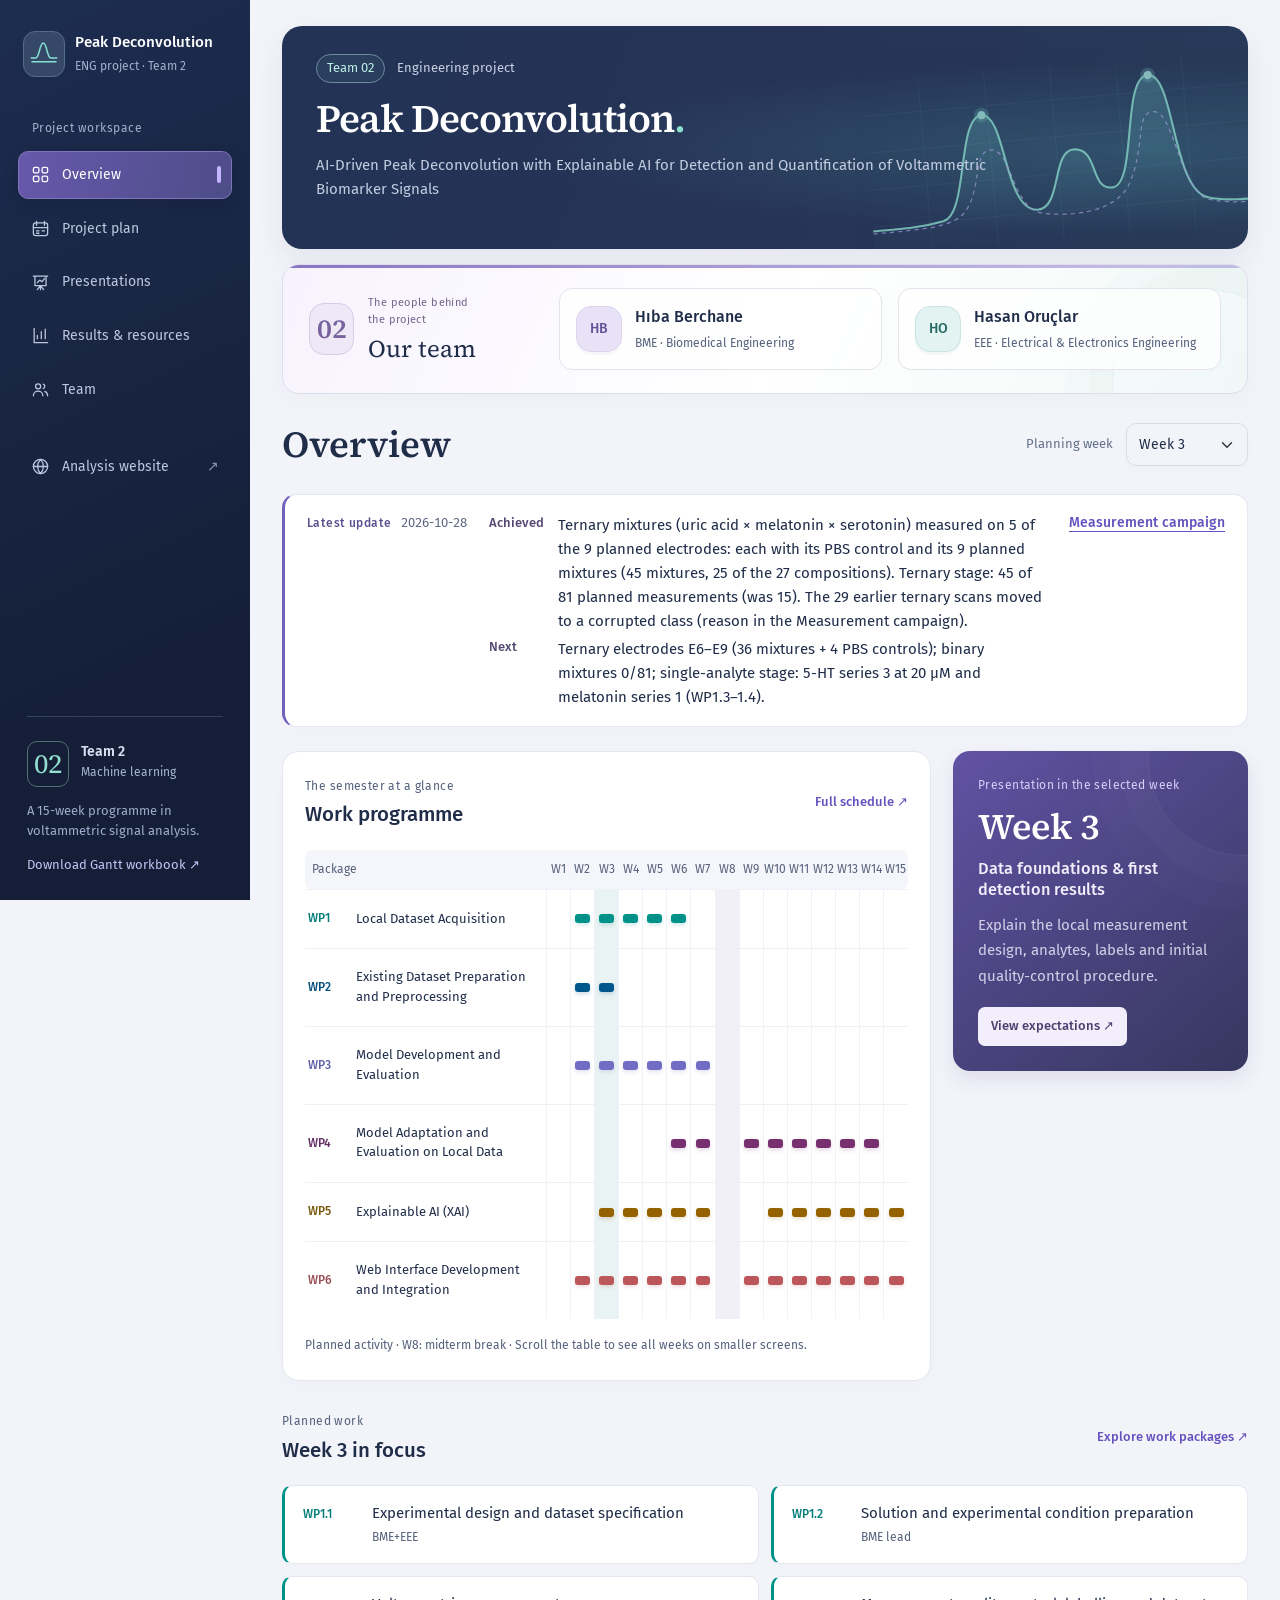
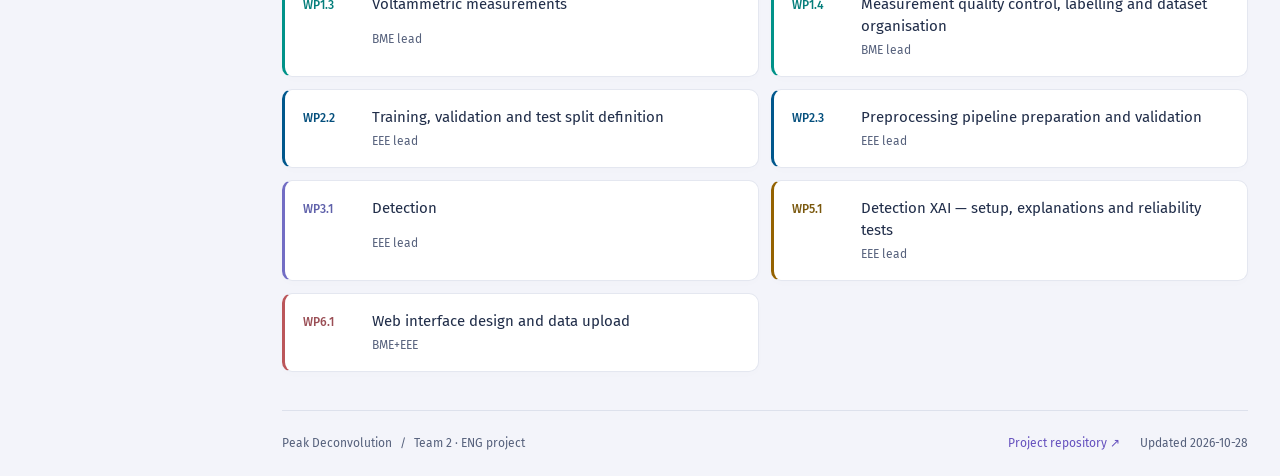
<file: index.html>
<!doctype html>
<html lang="en">
<head>
<meta charset="utf-8">
<meta name="viewport" content="width=device-width, initial-scale=1">
<meta name="theme-color" content="#172344">
<meta name="description" content="Team 2's Peak Deconvolution project: work programme, presentation expectations, research results and risk management.">
<title>AI-Driven Peak Deconvolution with Explainable AI for Detection and Quantification of Voltammetric Biomarker Signals | Team 2</title>
<link rel="icon" href="assets/favicon.svg" type="image/svg+xml">
<link rel="preload" href="assets/fonts/fira-sans-400.ttf" as="font" type="font/ttf" crossorigin>
<link rel="preload" href="assets/fonts/source-serif-600.ttf" as="font" type="font/ttf" crossorigin>
<link rel="stylesheet" href="assets/bootstrap.min.css">
<link rel="stylesheet" href="style.css?v=20261015-2">
<script src="assets/bootstrap.bundle.min.js" defer></script>
<script src="app.js?v=20261015-2" defer></script>
</head>
<body data-view="overview">
<a class="skip-link" href="#main">Skip to content</a>
<aside class="sidebar">
 <a class="brand" href="#overview" data-go="overview"><span class="brand-mark" aria-hidden="true"><svg viewBox="0 0 40 40"><path d="M3 28h6c5 0 5-20 10-20s5 20 10 20h8M4 33h32"/></svg></span><span>Peak Deconvolution<small>ENG project · Team 2</small></span></a>
 <p class="nav-caption">Project workspace</p>
 <nav class="project-nav" id="main-tabs" role="tablist" aria-label="Project sections" aria-orientation="vertical">
  <button class="nav-link active" id="tab-overview" data-bs-toggle="tab" data-bs-target="#panel-overview" data-route="overview" type="button" role="tab" aria-controls="panel-overview" aria-selected="true" aria-current="page"><svg viewBox="0 0 24 24" aria-hidden="true"><rect x="3" y="3" width="7" height="7" rx="2"/><rect x="14" y="3" width="7" height="7" rx="2"/><rect x="3" y="14" width="7" height="7" rx="2"/><rect x="14" y="14" width="7" height="7" rx="2"/></svg><span>Overview</span></button>
  <button class="nav-link" id="tab-plan" data-bs-toggle="tab" data-bs-target="#panel-plan" data-route="plan" type="button" role="tab" aria-controls="panel-plan" aria-selected="false" tabindex="-1"><svg viewBox="0 0 24 24" aria-hidden="true"><rect x="3" y="5" width="18" height="16" rx="3"/><path d="M7 3v5m10-5v5M3 11h18m-14 4h3m4 0h3m-10 3h3"/></svg><span>Project plan</span></button>
  <button class="nav-link" id="tab-presentations" data-bs-toggle="tab" data-bs-target="#panel-presentations" data-route="presentations" type="button" role="tab" aria-controls="panel-presentations" aria-selected="false" tabindex="-1"><svg viewBox="0 0 24 24" aria-hidden="true"><path d="M3 4h18M5 4v12h14V4M12 16v5m-4 0 4-5 4 5M8 12l3-3 3 2 3-4"/></svg><span>Presentations</span></button>
  <button class="nav-link" id="tab-results" data-bs-toggle="tab" data-bs-target="#panel-results" data-route="results" type="button" role="tab" aria-controls="panel-results" aria-selected="false" tabindex="-1"><svg viewBox="0 0 24 24" aria-hidden="true"><path d="M4 3v18h17M8 16v-4m5 4V7m5 9V4"/></svg><span>Results &amp; resources</span></button>
  <button class="nav-link" id="tab-team" data-bs-toggle="tab" data-bs-target="#panel-team" data-route="team" type="button" role="tab" aria-controls="panel-team" aria-selected="false" tabindex="-1"><svg viewBox="0 0 24 24" aria-hidden="true"><circle cx="9" cy="8" r="3.2"/><path d="M3 20c0-3.6 2.7-6 6-6s6 2.4 6 6"/><path d="M15.5 5.2a3 3 0 0 1 0 5.6M17.5 14.4c2 .8 3.5 2.8 3.5 5.6"/></svg><span>Team</span></button>
 </nav>
 <div class="project-nav project-links"><a class="nav-link" href="https://eng-peak-deconvolution-team2.github.io/voltepic/" target="_blank" rel="noopener"><svg viewBox="0 0 24 24" aria-hidden="true"><circle cx="12" cy="12" r="9"/><path d="M3 12h18M12 3c2.4 2.6 3.6 5.6 3.6 9s-1.2 6.4-3.6 9c-2.4-2.6-3.6-5.6-3.6-9S9.6 5.6 12 3z"/></svg><span>Analysis website</span><span class="nav-external" aria-hidden="true">↗</span><span class="visually-hidden"> (VoltEPIC, opens in a new tab)</span></a></div>
 <div class="sidebar-bottom"><span class="sidebar-team">02</span><div><strong>Team 2</strong><span>Machine learning</span></div><p>A 15-week programme in voltammetric signal analysis.</p><a href="documents/PeakDeconv_Gantt_Chart.xlsx" download>Download Gantt workbook <span aria-hidden="true">↗</span></a></div>
</aside>
<div class="workspace">
 <header class="project-masthead">
  <div class="masthead-copy"><p class="project-context"><span>Team 02</span> Engineering project</p><a href="#overview" data-go="overview" class="project-title">Peak Deconvolution<span class="title-dot">.</span></a><p class="project-description">AI-Driven Peak Deconvolution with Explainable AI for Detection and Quantification of Voltammetric Biomarker Signals</p></div>
  <div class="signal-art" aria-hidden="true"><svg viewBox="0 0 480 210" fill="none"><defs><linearGradient id="signal-fill" x1="0" y1="0" x2="0" y2="1"><stop stop-color="#79dedc" stop-opacity=".32"/><stop offset="1" stop-color="#79dedc" stop-opacity="0"/></linearGradient></defs><path class="signal-grid" d="M0 40h480M0 85h480M0 130h480M0 175h480M70 0v210M150 0v210M230 0v210M310 0v210M390 0v210"/><path d="M0 180C40 180 60 180 86 175C117 169 113 51 143 51C173 51 160 170 201 171C230 172 224 103 250 102C282 102 265 153 294 152C324 150 316 20 348 20C381 20 365 161 408 174C426 180 449 180 480 180V210H0Z" fill="url(#signal-fill)"/><path class="signal-line" pathLength="1000" d="M0 180C40 180 60 180 86 175C117 169 113 51 143 51C173 51 160 170 201 171C230 172 224 103 250 102C282 102 265 153 294 152C324 150 316 20 348 20C381 20 365 161 408 174C426 180 449 180 480 180"/><path class="signal-secondary" d="M0 183C64 183 99 183 114 165C135 140 130 93 150 94C176 93 170 169 207 176C262 186 300 174 314 150C339 105 328 62 352 65C375 68 374 153 405 175C430 184 452 183 480 183"/><circle cx="143" cy="51" r="5"/><circle cx="348" cy="20" r="5"/></svg></div>
 </header>
 <section class="people-section team-spotlight" aria-labelledby="team-heading">
  <div class="team-intro"><span class="team-emblem" aria-hidden="true">02</span><div><span class="section-eyebrow">The people behind the project</span><h2 id="team-heading">Our team</h2></div></div>
  <div id="overview-team"></div>
 </section>
 <main id="main" tabindex="-1">
  <div class="page-heading"><div><h1 id="page-title">Overview</h1></div><div class="workspace-controls"><label for="week-filter">Planning week</label><select id="week-filter" class="form-select" aria-describedby="week-help"><option value="1">Week 1</option><option value="2">Week 2</option><option value="3" selected>Week 3</option><option value="4">Week 4</option><option value="5">Week 5</option><option value="6">Week 6</option><option value="7">Week 7</option><option value="8">Week 8</option><option value="9">Week 9</option><option value="10">Week 10</option><option value="11">Week 11</option><option value="12">Week 12</option><option value="13">Week 13</option><option value="14">Week 14</option><option value="15">Week 15</option></select></div></div>
  <p id="week-help" class="visually-hidden">A position in the project plan, not the current calendar week.</p>
  <div id="data-status" class="alert alert-danger" role="alert" hidden></div>
  <noscript><p class="alert alert-warning">JavaScript is required to display the project records. The <a href="documents/PeakDeconv_Gantt_Chart.xlsx">Excel work plan</a> is available separately.</p></noscript>
  <div class="tab-content" id="project-panels">
   <section class="tab-pane show active" id="panel-overview" role="tabpanel" aria-labelledby="tab-overview" tabindex="0">
    <section id="overview-update" class="latest-update" aria-label="Latest progress update"><p>Loading the work plan…</p></section>
    <div class="overview-layout">
     <section class="surface programme-section"><div class="section-heading"><div><span class="section-eyebrow">The semester at a glance</span><h2>Work programme</h2></div><a href="#schedule" data-go="schedule" class="text-action">Full schedule <span aria-hidden="true">↗</span></a></div><div id="overview-packages" class="programme-scroll" tabindex="0" role="region" aria-label="Work package timeline"></div><p class="figure-note">Planned activity · W8: midterm break · Scroll the table to see all weeks on smaller screens.</p></section>
     <aside class="overview-aside"><section class="next-review" aria-label="Next planned presentation"><div id="overview-presentation"></div></section></aside>
    </div>
    <section class="weekly-focus"><div class="section-heading"><div><span class="section-eyebrow">Planned work</span><h2>Week <span data-selected-week>3</span> in focus</h2></div><a href="#packages" data-go="packages" class="text-action">Explore work packages <span aria-hidden="true">↗</span></a></div><div id="overview-focus" class="focus-list"></div></section>
   </section>
   <section class="tab-pane" id="panel-plan" role="tabpanel" aria-labelledby="tab-plan" tabindex="0">
    <p class="section-intro">The semester programme, from scheduled tasks and responsibilities to contingency planning.</p><div class="plan-groups"><details class="plan-group" id="plan-schedule" open><summary><span class="group-symbol" aria-hidden="true"><svg viewBox="0 0 24 24"><rect x="3" y="5" width="18" height="16" rx="3"/><path d="M7 3v5m10-5v5M3 11h18m-14 4h3m4 0h3"/></svg></span><span class="group-heading"><span class="group-title">Schedule</span><span class="group-description">The 15-week Gantt chart and selected-week activities.</span></span><span class="group-count" id="schedule-count"></span></summary><div class="group-content"><section class="surface"><div class="section-heading"><h2>Task schedule</h2><div class="chart-key"><span><i class="key-plan" aria-hidden="true"></i>Planned work</span><span><i class="key-review" aria-hidden="true"></i>Presentation</span><span><i class="key-midterm" aria-hidden="true"></i>Midterm</span></div></div><div class="gantt-scroll" tabindex="0" role="region" aria-label="Scrollable 15-week task schedule" id="schedule-table"></div><p class="figure-note">No tasks are scheduled in weeks 1 and 8. Scroll horizontally for all weeks. Calendar dates await confirmation of the semester start. The selected week’s tasks are listed on <a href="#overview" data-go="overview">Overview</a>.</p></section>
    </div></details><details class="plan-group" id="plan-packages"><summary><span class="group-symbol" aria-hidden="true"><svg viewBox="0 0 24 24"><path d="m12 3 9 5-9 5-9-5 9-5Zm-9 9 9 5 9-5M3 16l9 5 9-5"/></svg></span><span class="group-heading"><span class="group-title">Work packages</span><span class="group-description">Scope, responsibilities, task status and outputs.</span></span><span class="group-count" id="package-count"></span></summary><div class="group-content"><p class="section-intro">Six work packages, one connected programme. Open a package to review its scope, responsibilities and planned outputs.</p><div id="package-list" class="work-package-list"></div></div></details><details class="plan-group" id="plan-risks"><summary><span class="group-symbol" aria-hidden="true"><svg viewBox="0 0 24 24"><path d="m12 3 8 3v6c0 5-8 9-8 9s-8-4-8-9V6l8-3Z"/><path d="m8 12 3 3 5-6"/></svg></span><span class="group-heading"><span class="group-title">Risks &amp; solutions</span><span class="group-description">Early warnings, proposed responses and fallback plans.</span></span><span class="group-count" id="risk-count"></span></summary><div class="group-content"><div class="section-banner risk-banner"><div><span class="section-eyebrow">Working risk register</span><p>A working register of potential project risks, proposed responses and fallback plans. These are planning scenarios; occurrence, severity and ownership have not yet been assessed.</p></div><svg class="risk-emblem" viewBox="0 0 100 110" aria-hidden="true"><path d="m50 6 38 14v34c0 25-38 49-38 49S12 79 12 54V20L50 6Z"/><path d="m30 54 14 14 28-32"/></svg></div><div id="risk-list" class="risk-grid"></div></div></details></div>
   </section>
   <section class="tab-pane" id="panel-presentations" role="tabpanel" aria-labelledby="tab-presentations" tabindex="0">
    <p class="section-intro presentation-intro">Six planned reviews, in the weeks set by the Gantt workbook. Each briefing is a proposed plan derived from the scheduled tasks, subject to supervisor confirmation.</p><div id="presentation-rail" class="presentation-rail" aria-label="Presentation weeks"></div><div id="presentation-list" class="presentation-grid"></div>
   </section>
   <section class="tab-pane" id="panel-results" role="tabpanel" aria-labelledby="tab-results" tabindex="0">
    <div class="resource-tabs results-tabs" role="tablist" aria-label="Results and resources"><button class="resource-tab active" id="results-tab-experiments" data-bs-toggle="tab" data-bs-target="#results-pane-experiments" type="button" role="tab" aria-controls="results-pane-experiments" aria-selected="true">Experiments &amp; results</button><button class="resource-tab" id="resources-tab-library" data-bs-toggle="tab" data-bs-target="#resources-pane-library" type="button" role="tab" aria-controls="resources-pane-library" aria-selected="false" tabindex="-1">Library</button><button class="resource-tab" id="resources-tab-campaign" data-bs-toggle="tab" data-bs-target="#resources-pane-campaign" type="button" role="tab" aria-controls="resources-pane-campaign" aria-selected="false" tabindex="-1">Measurement campaign</button></div><div class="tab-content research-layout results-panes"><section class="tab-pane active research-section" id="results-pane-experiments" role="tabpanel" aria-labelledby="results-tab-experiments" tabindex="0"><p class="section-intro">Detection, concentration classification, regression and explainability. The results page is password-protected, like the measurement campaign.</p><iframe id="results-frame" class="campaign-frame results-frame" title="Project results" data-src="results.html"></iframe><p class="figure-note"><a href="results.html" target="_blank" rel="noopener">Open the results as a full page ↗</a></p></section><section class="tab-pane research-section" id="resources-pane-library" role="tabpanel" aria-labelledby="resources-tab-library" tabindex="0"><div id="resources-list"></div></section><section class="tab-pane campaign-pane" id="resources-pane-campaign" role="tabpanel" aria-labelledby="resources-tab-campaign" tabindex="0"><p class="section-intro">The DPV measurement campaign on screen-printed carbon electrodes (SPCE): progress per stage and every recorded curve. The page is regenerated from the team’s measurement files; the report date is shown at the bottom.</p><iframe id="campaign-frame" class="campaign-frame" title="DPV measurement campaign" data-src="measurements.html"></iframe><p class="figure-note"><a href="measurements.html" target="_blank" rel="noopener">Open the campaign as a full page ↗</a></p></section></div>
   </section>
   <section class="tab-pane" id="panel-team" role="tabpanel" aria-labelledby="tab-team" tabindex="0">
    <div class="team-toolbar"><p class="section-intro">How we share the work: logged hours, work we assign each other and our discussion threads.</p><div id="team-meta" class="team-meta"></div></div>
    <div id="team-actions" class="team-actions"></div>
    <div id="team-status" role="status"></div>
    <section class="surface team-block" id="team-hours" hidden></section>
    <div class="team-columns"><section class="surface team-block" id="team-assignments" hidden></section><section class="surface team-block" id="team-threads" hidden></section></div>
    <dialog id="team-dialog" class="team-dialog" aria-labelledby="team-dialog-title"><form id="team-form" method="dialog"></form></dialog>
    <details class="plan-group" id="team-journal"><summary><span class="group-symbol" aria-hidden="true"><svg viewBox="0 0 24 24"><path d="M5 4h14v16H5V4Zm4 5h6m-6 4h6m-6 4h3"/></svg></span><span class="group-heading"><span class="group-title">Decisions &amp; meetings</span><span class="group-description">Planning decisions, meeting notes and agreed follow-up actions.</span></span></summary><div class="group-content"><div id="journal-list" class="journal-list"></div></div></details>
   </section>
  </div>
  <footer class="workspace-footer"><span>Peak Deconvolution <span aria-hidden="true">/</span> Team 2 · ENG project</span><div><a id="repository-link" href="#" hidden>Project repository ↗</a><span>Updated <time id="footer-updated">—</time></span></div></footer>
 </main>
</div>
</body>
</html>
</file>
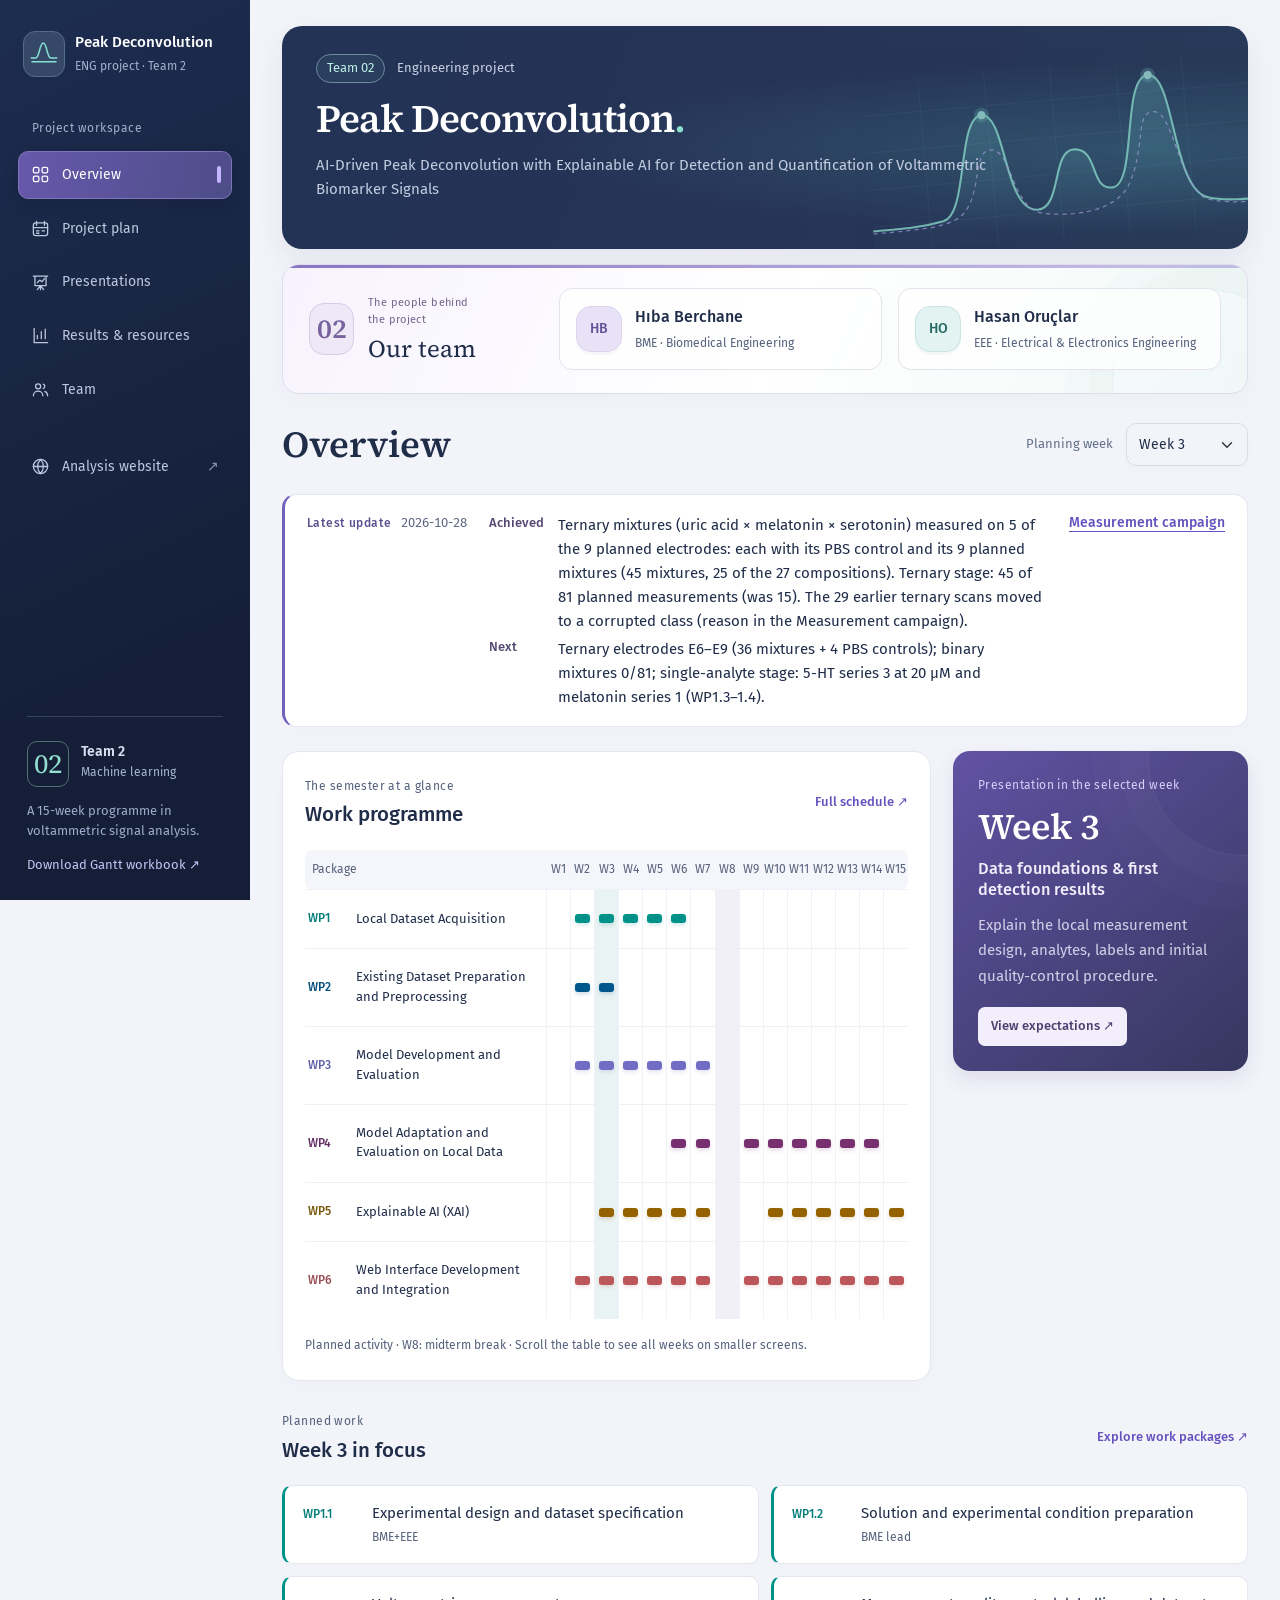
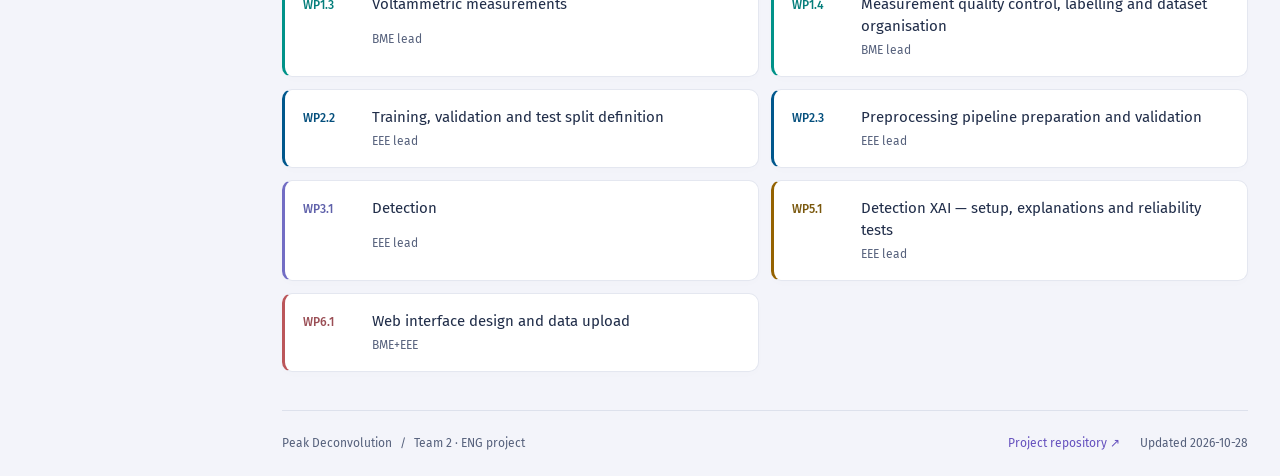
<file: experimental.html>
<!doctype html>
<html lang="en">
<head>
<meta charset="utf-8">
<meta name="viewport" content="width=device-width, initial-scale=1">
<meta name="theme-color" content="#172344">
<meta name="description" content="Team 2's Peak Deconvolution project: work programme, presentation expectations, research results and risk management.">
<title>AI-Driven Peak Deconvolution with Explainable AI for Detection and Quantification of Voltammetric Biomarker Signals | Team 2</title>
<link rel="icon" href="assets/favicon.svg" type="image/svg+xml">
<link rel="preload" href="assets/fonts/fira-sans-400.ttf" as="font" type="font/ttf" crossorigin>
<link rel="preload" href="assets/fonts/source-serif-600.ttf" as="font" type="font/ttf" crossorigin>
<link rel="stylesheet" href="assets/bootstrap.min.css">
<link rel="stylesheet" href="style.css?v=20261015-2">
<script src="assets/bootstrap.bundle.min.js" defer></script>
<script src="app.js?v=20261015-2" defer></script>
</head>
<body data-view="overview">
<a class="skip-link" href="#main">Skip to content</a>
<aside class="sidebar">
 <a class="brand" href="#overview" data-go="overview"><span class="brand-mark" aria-hidden="true"><svg viewBox="0 0 40 40"><path d="M3 28h6c5 0 5-20 10-20s5 20 10 20h8M4 33h32"/></svg></span><span>Peak Deconvolution<small>ENG project · Team 2</small></span></a>
 <p class="nav-caption">Project workspace</p>
 <nav class="project-nav" id="main-tabs" role="tablist" aria-label="Project sections" aria-orientation="vertical">
  <button class="nav-link active" id="tab-overview" data-bs-toggle="tab" data-bs-target="#panel-overview" data-route="overview" type="button" role="tab" aria-controls="panel-overview" aria-selected="true" aria-current="page"><svg viewBox="0 0 24 24" aria-hidden="true"><rect x="3" y="3" width="7" height="7" rx="2"/><rect x="14" y="3" width="7" height="7" rx="2"/><rect x="3" y="14" width="7" height="7" rx="2"/><rect x="14" y="14" width="7" height="7" rx="2"/></svg><span>Overview</span></button>
  <button class="nav-link" id="tab-plan" data-bs-toggle="tab" data-bs-target="#panel-plan" data-route="plan" type="button" role="tab" aria-controls="panel-plan" aria-selected="false" tabindex="-1"><svg viewBox="0 0 24 24" aria-hidden="true"><rect x="3" y="5" width="18" height="16" rx="3"/><path d="M7 3v5m10-5v5M3 11h18m-14 4h3m4 0h3m-10 3h3"/></svg><span>Project plan</span></button>
  <button class="nav-link" id="tab-presentations" data-bs-toggle="tab" data-bs-target="#panel-presentations" data-route="presentations" type="button" role="tab" aria-controls="panel-presentations" aria-selected="false" tabindex="-1"><svg viewBox="0 0 24 24" aria-hidden="true"><path d="M3 4h18M5 4v12h14V4M12 16v5m-4 0 4-5 4 5M8 12l3-3 3 2 3-4"/></svg><span>Presentations</span></button>
  <button class="nav-link" id="tab-results" data-bs-toggle="tab" data-bs-target="#panel-results" data-route="results" type="button" role="tab" aria-controls="panel-results" aria-selected="false" tabindex="-1"><svg viewBox="0 0 24 24" aria-hidden="true"><path d="M4 3v18h17M8 16v-4m5 4V7m5 9V4"/></svg><span>Results &amp; resources</span></button>
  <button class="nav-link" id="tab-team" data-bs-toggle="tab" data-bs-target="#panel-team" data-route="team" type="button" role="tab" aria-controls="panel-team" aria-selected="false" tabindex="-1"><svg viewBox="0 0 24 24" aria-hidden="true"><circle cx="9" cy="8" r="3.2"/><path d="M3 20c0-3.6 2.7-6 6-6s6 2.4 6 6"/><path d="M15.5 5.2a3 3 0 0 1 0 5.6M17.5 14.4c2 .8 3.5 2.8 3.5 5.6"/></svg><span>Team</span></button>
 </nav>
 <div class="project-nav project-links"><a class="nav-link" href="https://eng-peak-deconvolution-team2.github.io/voltepic/" target="_blank" rel="noopener"><svg viewBox="0 0 24 24" aria-hidden="true"><circle cx="12" cy="12" r="9"/><path d="M3 12h18M12 3c2.4 2.6 3.6 5.6 3.6 9s-1.2 6.4-3.6 9c-2.4-2.6-3.6-5.6-3.6-9S9.6 5.6 12 3z"/></svg><span>Analysis website</span><span class="nav-external" aria-hidden="true">↗</span><span class="visually-hidden"> (VoltEPIC, opens in a new tab)</span></a></div>
 <div class="sidebar-bottom"><span class="sidebar-team">02</span><div><strong>Team 2</strong><span>Machine learning</span></div><p>A 15-week programme in voltammetric signal analysis.</p><a href="documents/PeakDeconv_Gantt_Chart.xlsx" download>Download Gantt workbook <span aria-hidden="true">↗</span></a></div>
</aside>
<div class="workspace">
 <header class="project-masthead">
  <div class="masthead-copy"><p class="project-context"><span>Team 02</span> Engineering project</p><a href="#overview" data-go="overview" class="project-title">Peak Deconvolution<span class="title-dot">.</span></a><p class="project-description">AI-Driven Peak Deconvolution with Explainable AI for Detection and Quantification of Voltammetric Biomarker Signals</p></div>
  <div class="signal-art" aria-hidden="true"><svg viewBox="0 0 480 210" fill="none"><defs><linearGradient id="signal-fill" x1="0" y1="0" x2="0" y2="1"><stop stop-color="#79dedc" stop-opacity=".32"/><stop offset="1" stop-color="#79dedc" stop-opacity="0"/></linearGradient></defs><path class="signal-grid" d="M0 40h480M0 85h480M0 130h480M0 175h480M70 0v210M150 0v210M230 0v210M310 0v210M390 0v210"/><path d="M0 180C40 180 60 180 86 175C117 169 113 51 143 51C173 51 160 170 201 171C230 172 224 103 250 102C282 102 265 153 294 152C324 150 316 20 348 20C381 20 365 161 408 174C426 180 449 180 480 180V210H0Z" fill="url(#signal-fill)"/><path class="signal-line" pathLength="1000" d="M0 180C40 180 60 180 86 175C117 169 113 51 143 51C173 51 160 170 201 171C230 172 224 103 250 102C282 102 265 153 294 152C324 150 316 20 348 20C381 20 365 161 408 174C426 180 449 180 480 180"/><path class="signal-secondary" d="M0 183C64 183 99 183 114 165C135 140 130 93 150 94C176 93 170 169 207 176C262 186 300 174 314 150C339 105 328 62 352 65C375 68 374 153 405 175C430 184 452 183 480 183"/><circle cx="143" cy="51" r="5"/><circle cx="348" cy="20" r="5"/></svg></div>
 </header>
 <section class="people-section team-spotlight" aria-labelledby="team-heading">
  <div class="team-intro"><span class="team-emblem" aria-hidden="true">02</span><div><span class="section-eyebrow">The people behind the project</span><h2 id="team-heading">Our team</h2></div></div>
  <div id="overview-team"></div>
 </section>
 <main id="main" tabindex="-1">
  <div class="page-heading"><div><h1 id="page-title">Overview</h1></div><div class="workspace-controls"><label for="week-filter">Planning week</label><select id="week-filter" class="form-select" aria-describedby="week-help"><option value="1">Week 1</option><option value="2">Week 2</option><option value="3" selected>Week 3</option><option value="4">Week 4</option><option value="5">Week 5</option><option value="6">Week 6</option><option value="7">Week 7</option><option value="8">Week 8</option><option value="9">Week 9</option><option value="10">Week 10</option><option value="11">Week 11</option><option value="12">Week 12</option><option value="13">Week 13</option><option value="14">Week 14</option><option value="15">Week 15</option></select></div></div>
  <p id="week-help" class="visually-hidden">A position in the project plan, not the current calendar week.</p>
  <div id="data-status" class="alert alert-danger" role="alert" hidden></div>
  <noscript><p class="alert alert-warning">JavaScript is required to display the project records. The <a href="documents/PeakDeconv_Gantt_Chart.xlsx">Excel work plan</a> is available separately.</p></noscript>
  <div class="tab-content" id="project-panels">
   <section class="tab-pane show active" id="panel-overview" role="tabpanel" aria-labelledby="tab-overview" tabindex="0">
    <section id="overview-update" class="latest-update" aria-label="Latest progress update"><p>Loading the work plan…</p></section>
    <div class="overview-layout">
     <section class="surface programme-section"><div class="section-heading"><div><span class="section-eyebrow">The semester at a glance</span><h2>Work programme</h2></div><a href="#schedule" data-go="schedule" class="text-action">Full schedule <span aria-hidden="true">↗</span></a></div><div id="overview-packages" class="programme-scroll" tabindex="0" role="region" aria-label="Work package timeline"></div><p class="figure-note">Planned activity · W8: midterm break · Scroll the table to see all weeks on smaller screens.</p></section>
     <aside class="overview-aside"><section class="next-review" aria-label="Next planned presentation"><div id="overview-presentation"></div></section></aside>
    </div>
    <section class="weekly-focus"><div class="section-heading"><div><span class="section-eyebrow">Planned work</span><h2>Week <span data-selected-week>3</span> in focus</h2></div><a href="#packages" data-go="packages" class="text-action">Explore work packages <span aria-hidden="true">↗</span></a></div><div id="overview-focus" class="focus-list"></div></section>
   </section>
   <section class="tab-pane" id="panel-plan" role="tabpanel" aria-labelledby="tab-plan" tabindex="0">
    <p class="section-intro">The semester programme, from scheduled tasks and responsibilities to contingency planning.</p><div class="plan-groups"><details class="plan-group" id="plan-schedule" open><summary><span class="group-symbol" aria-hidden="true"><svg viewBox="0 0 24 24"><rect x="3" y="5" width="18" height="16" rx="3"/><path d="M7 3v5m10-5v5M3 11h18m-14 4h3m4 0h3"/></svg></span><span class="group-heading"><span class="group-title">Schedule</span><span class="group-description">The 15-week Gantt chart and selected-week activities.</span></span><span class="group-count" id="schedule-count"></span></summary><div class="group-content"><section class="surface"><div class="section-heading"><h2>Task schedule</h2><div class="chart-key"><span><i class="key-plan" aria-hidden="true"></i>Planned work</span><span><i class="key-review" aria-hidden="true"></i>Presentation</span><span><i class="key-midterm" aria-hidden="true"></i>Midterm</span></div></div><div class="gantt-scroll" tabindex="0" role="region" aria-label="Scrollable 15-week task schedule" id="schedule-table"></div><p class="figure-note">No tasks are scheduled in weeks 1 and 8. Scroll horizontally for all weeks. Calendar dates await confirmation of the semester start. The selected week’s tasks are listed on <a href="#overview" data-go="overview">Overview</a>.</p></section>
    </div></details><details class="plan-group" id="plan-packages"><summary><span class="group-symbol" aria-hidden="true"><svg viewBox="0 0 24 24"><path d="m12 3 9 5-9 5-9-5 9-5Zm-9 9 9 5 9-5M3 16l9 5 9-5"/></svg></span><span class="group-heading"><span class="group-title">Work packages</span><span class="group-description">Scope, responsibilities, task status and outputs.</span></span><span class="group-count" id="package-count"></span></summary><div class="group-content"><p class="section-intro">Six work packages, one connected programme. Open a package to review its scope, responsibilities and planned outputs.</p><div id="package-list" class="work-package-list"></div></div></details><details class="plan-group" id="plan-risks"><summary><span class="group-symbol" aria-hidden="true"><svg viewBox="0 0 24 24"><path d="m12 3 8 3v6c0 5-8 9-8 9s-8-4-8-9V6l8-3Z"/><path d="m8 12 3 3 5-6"/></svg></span><span class="group-heading"><span class="group-title">Risks &amp; solutions</span><span class="group-description">Early warnings, proposed responses and fallback plans.</span></span><span class="group-count" id="risk-count"></span></summary><div class="group-content"><div class="section-banner risk-banner"><div><span class="section-eyebrow">Working risk register</span><p>A working register of potential project risks, proposed responses and fallback plans. These are planning scenarios; occurrence, severity and ownership have not yet been assessed.</p></div><svg class="risk-emblem" viewBox="0 0 100 110" aria-hidden="true"><path d="m50 6 38 14v34c0 25-38 49-38 49S12 79 12 54V20L50 6Z"/><path d="m30 54 14 14 28-32"/></svg></div><div id="risk-list" class="risk-grid"></div></div></details></div>
   </section>
   <section class="tab-pane" id="panel-presentations" role="tabpanel" aria-labelledby="tab-presentations" tabindex="0">
    <p class="section-intro presentation-intro">Six planned reviews, in the weeks set by the Gantt workbook. Each briefing is a proposed plan derived from the scheduled tasks, subject to supervisor confirmation.</p><div id="presentation-rail" class="presentation-rail" aria-label="Presentation weeks"></div><div id="presentation-list" class="presentation-grid"></div>
   </section>
   <section class="tab-pane" id="panel-results" role="tabpanel" aria-labelledby="tab-results" tabindex="0">
    <div class="resource-tabs results-tabs" role="tablist" aria-label="Results and resources"><button class="resource-tab active" id="results-tab-experiments" data-bs-toggle="tab" data-bs-target="#results-pane-experiments" type="button" role="tab" aria-controls="results-pane-experiments" aria-selected="true">Experiments &amp; results</button><button class="resource-tab" id="resources-tab-library" data-bs-toggle="tab" data-bs-target="#resources-pane-library" type="button" role="tab" aria-controls="resources-pane-library" aria-selected="false" tabindex="-1">Library</button><button class="resource-tab" id="resources-tab-campaign" data-bs-toggle="tab" data-bs-target="#resources-pane-campaign" type="button" role="tab" aria-controls="resources-pane-campaign" aria-selected="false" tabindex="-1">Measurement campaign</button></div><div class="tab-content research-layout results-panes"><section class="tab-pane active research-section" id="results-pane-experiments" role="tabpanel" aria-labelledby="results-tab-experiments" tabindex="0"><p class="section-intro">Detection, concentration classification, regression and explainability.</p><div id="results-list"></div></section><section class="tab-pane research-section" id="resources-pane-library" role="tabpanel" aria-labelledby="resources-tab-library" tabindex="0"><div id="resources-list"></div></section><section class="tab-pane campaign-pane" id="resources-pane-campaign" role="tabpanel" aria-labelledby="resources-tab-campaign" tabindex="0"><p class="section-intro">The DPV measurement campaign on screen-printed carbon electrodes (SPCE): progress per stage and every recorded curve. The page is regenerated from the team’s measurement files; the report date is shown at the bottom.</p><iframe id="campaign-frame" class="campaign-frame" title="DPV measurement campaign" data-src="measurements.html"></iframe><p class="figure-note"><a href="measurements.html" target="_blank" rel="noopener">Open the campaign as a full page ↗</a></p></section></div>
   </section>
   <section class="tab-pane" id="panel-team" role="tabpanel" aria-labelledby="tab-team" tabindex="0">
    <div class="team-toolbar"><p class="section-intro">How we share the work: logged hours, work we assign each other and our discussion threads.</p><div id="team-meta" class="team-meta"></div></div>
    <div id="team-actions" class="team-actions"></div>
    <div id="team-status" role="status"></div>
    <section class="surface team-block" id="team-hours" hidden></section>
    <div class="team-columns"><section class="surface team-block" id="team-assignments" hidden></section><section class="surface team-block" id="team-threads" hidden></section></div>
    <dialog id="team-dialog" class="team-dialog" aria-labelledby="team-dialog-title"><form id="team-form" method="dialog"></form></dialog>
    <details class="plan-group" id="team-journal"><summary><span class="group-symbol" aria-hidden="true"><svg viewBox="0 0 24 24"><path d="M5 4h14v16H5V4Zm4 5h6m-6 4h6m-6 4h3"/></svg></span><span class="group-heading"><span class="group-title">Decisions &amp; meetings</span><span class="group-description">Planning decisions, meeting notes and agreed follow-up actions.</span></span></summary><div class="group-content"><div id="journal-list" class="journal-list"></div></div></details>
   </section>
  </div>
  <footer class="workspace-footer"><span>Peak Deconvolution <span aria-hidden="true">/</span> Team 2 · ENG project</span><div><a id="repository-link" href="#" hidden>Project repository ↗</a><span>Updated <time id="footer-updated">—</time></span></div></footer>
 </main>
</div>
</body>
</html>
</file>
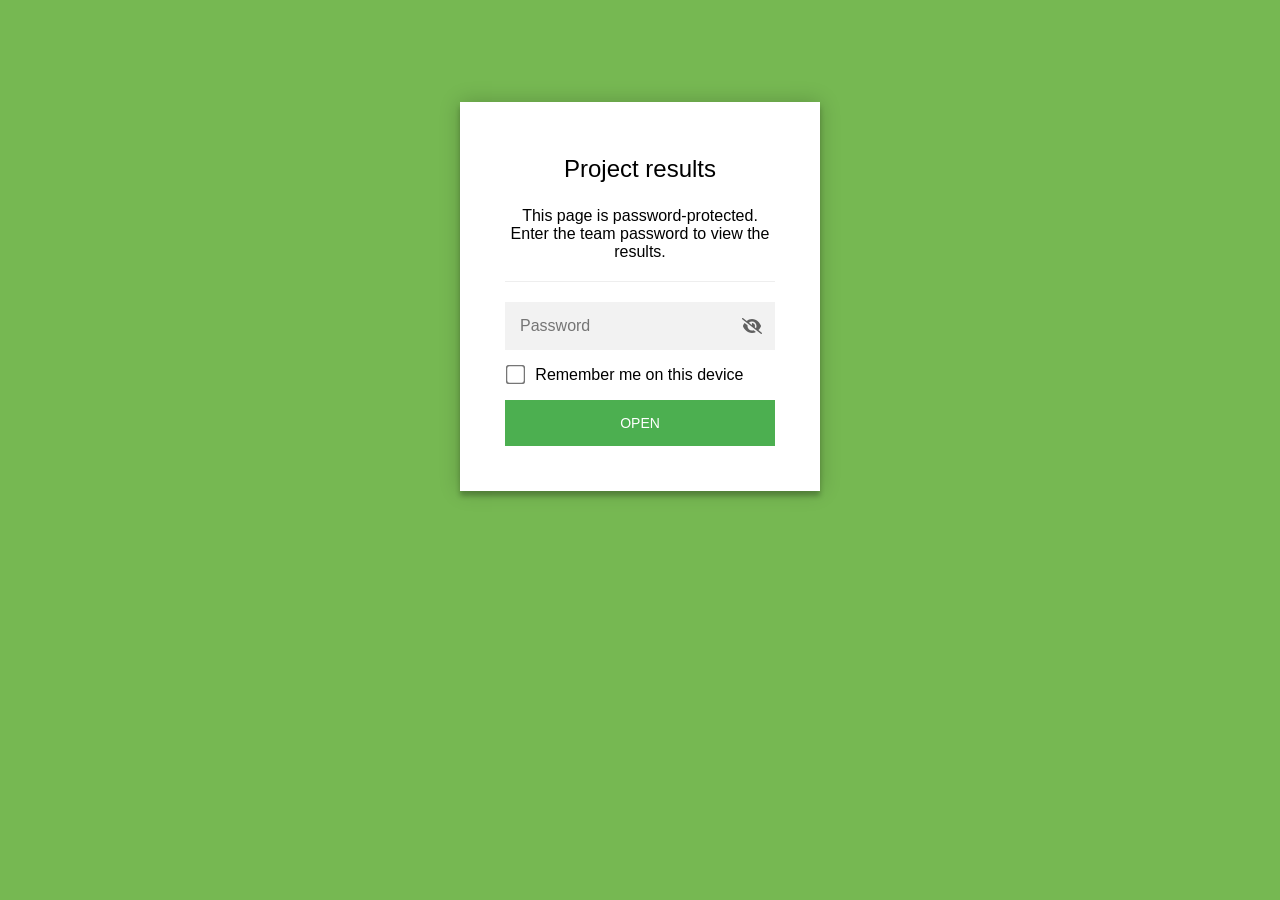
<file: results.html>
<!DOCTYPE html>
<html class="staticrypt-html">
    <head>
        <meta charset="utf-8" />
        <title>Project results</title>
        <meta name="viewport" content="width=device-width, initial-scale=1" />

        <!-- do not cache this page -->
        <meta http-equiv="cache-control" content="max-age=0" />
        <meta http-equiv="cache-control" content="no-cache" />
        <meta http-equiv="expires" content="0" />
        <meta http-equiv="expires" content="Tue, 01 Jan 1980 1:00:00 GMT" />
        <meta http-equiv="pragma" content="no-cache" />

        <style>
            .staticrypt-hr {
                margin-top: 20px;
                margin-bottom: 20px;
                border: 0;
                border-top: 1px solid #eee;
            }

            .staticrypt-page {
                width: 360px;
                padding: 8% 0 0;
                margin: auto;
                box-sizing: border-box;
            }

            .staticrypt-form {
                position: relative;
                z-index: 1;
                background: #ffffff;
                max-width: 360px;
                margin: 0 auto 100px;
                padding: 45px;
                text-align: center;
                box-shadow: 0 0 20px 0 rgba(0, 0, 0, 0.2), 0 5px 5px 0 rgba(0, 0, 0, 0.24);
            }

            .staticrypt-form input[type="password"],
            input[type="text"] {
                background: inherit;
                border: 0;
                box-sizing: border-box; /* This ensures padding is included in the total width */
                font-size: 14px;
                outline: 0;
                padding: 15px 30px 15px 15px; /* Adjust the padding to ensure there is space for the icon */
                width: 100%;
            }

            .staticrypt-password-container {
                position: relative;
                outline: 0;
                background: #f2f2f2;
                width: 100%;
                border: 0;
                margin: 0 0 15px;
                box-sizing: border-box;
            }

            .staticrypt-toggle-password-visibility {
                cursor: pointer;
                height: 20px;
                opacity: 60%;
                padding: 13px;
                position: absolute;
                right: 0;
                top: 50%;
                transform: translateY(-50%);
                width: 20px;
            }

            .staticrypt-form .staticrypt-decrypt-button {
                text-transform: uppercase;
                outline: 0;
                background: #4CAF50;
                width: 100%;
                border: 0;
                padding: 15px;
                color: #ffffff;
                font-size: 14px;
                cursor: pointer;
            }

            .staticrypt-form .staticrypt-decrypt-button:hover,
            .staticrypt-form .staticrypt-decrypt-button:active,
            .staticrypt-form .staticrypt-decrypt-button:focus {
                background: #4CAF50;
                filter: brightness(92%);
            }

            .staticrypt-html {
                height: 100%;
            }

            .staticrypt-body {
                height: 100%;
                margin: 0;
            }

            .staticrypt-content {
                height: 100%;
                margin-bottom: 1em;
                background: #76B852;
                font-family: "Arial", sans-serif;
                -webkit-font-smoothing: antialiased;
                -moz-osx-font-smoothing: grayscale;
            }

            .staticrypt-instructions {
                margin-top: -1em;
                margin-bottom: 1em;
            }

            .staticrypt-title {
                font-size: 1.5em;
            }

            label.staticrypt-remember {
                display: flex;
                align-items: center;
                margin-bottom: 1em;
            }

            .staticrypt-remember input[type="checkbox"] {
                transform: scale(1.5);
                margin-right: 1em;
            }

            .hidden {
                display: none !important;
            }

            .staticrypt-spinner-container {
                height: 100%;
                display: flex;
                align-items: center;
                justify-content: center;
            }

            .staticrypt-spinner {
                display: inline-block;
                width: 2rem;
                height: 2rem;
                vertical-align: text-bottom;
                border: 0.25em solid gray;
                border-right-color: transparent;
                border-radius: 50%;
                -webkit-animation: spinner-border 0.75s linear infinite;
                animation: spinner-border 0.75s linear infinite;
                animation-duration: 0.75s;
                animation-timing-function: linear;
                animation-delay: 0s;
                animation-iteration-count: infinite;
                animation-direction: normal;
                animation-fill-mode: none;
                animation-play-state: running;
                animation-name: spinner-border;
            }

            @keyframes spinner-border {
                100% {
                    transform: rotate(360deg);
                }
            }

            @media screen and (-webkit-min-device-pixel-ratio: 0) {
                .staticrypt-form input[type="password"],
                input[type="text"] {
                    font-size: 16px;
                }
            }
        </style>
    </head>

    <body class="staticrypt-body">
        <div id="staticrypt_loading" class="staticrypt-spinner-container">
            <div class="staticrypt-spinner"></div>
        </div>

        <div id="staticrypt_content" class="staticrypt-content hidden">
            <div class="staticrypt-page">
                <div class="staticrypt-form">
                    <div class="staticrypt-instructions">
                        <p class="staticrypt-title">Project results</p>
                        <p>This page is password-protected. Enter the team password to view the results.</p>
                    </div>

                    <hr class="staticrypt-hr" />

                    <form id="staticrypt-form" action="#" method="post">
                        <div class="staticrypt-password-container">
                            <input
                                id="staticrypt-password"
                                type="password"
                                name="password"
                                placeholder="Password"
                                autofocus
                            />

                            <img
                                class="staticrypt-toggle-password-visibility"
                                alt="Show password"
                                title="Show password"
                                src="[data-uri]"
                            />
                        </div>

                        <label id="staticrypt-remember-label" class="staticrypt-remember hidden">
                            <input id="staticrypt-remember" type="checkbox" name="remember" />
                            Remember me on this device
                        </label>

                        <input type="submit" class="staticrypt-decrypt-button" value="Open" />
                    </form>
                </div>
            </div>
        </div>

        <script>
            // these variables will be filled when generating the file - the template format is 'variable_name'
            const staticryptInitiator = ((function(){
  const exports = {};
  const cryptoEngine = ((function(){
  const exports = {};
  const { subtle } = crypto;

const IV_BITS = 16 * 8;
const HEX_BITS = 4;
const ENCRYPTION_ALGO = "AES-CBC";

/**
 * Translates between utf8 encoded hexadecimal strings
 * and Uint8Array bytes.
 */
const HexEncoder = {
    /**
     * hex string -> bytes
     * @param {string} hexString
     * @returns {Uint8Array}
     */
    parse: function (hexString) {
        if (hexString.length % 2 !== 0) throw "Invalid hexString";
        const arrayBuffer = new Uint8Array(hexString.length / 2);

        for (let i = 0; i < hexString.length; i += 2) {
            const byteValue = parseInt(hexString.substring(i, i + 2), 16);
            if (isNaN(byteValue)) {
                throw "Invalid hexString";
            }
            arrayBuffer[i / 2] = byteValue;
        }
        return arrayBuffer;
    },

    /**
     * bytes -> hex string
     * @param {Uint8Array} bytes
     * @returns {string}
     */
    stringify: function (bytes) {
        const hexBytes = [];

        for (let i = 0; i < bytes.length; ++i) {
            let byteString = bytes[i].toString(16);
            if (byteString.length < 2) {
                byteString = "0" + byteString;
            }
            hexBytes.push(byteString);
        }
        return hexBytes.join("");
    },
};

/**
 * Translates between utf8 strings and Uint8Array bytes.
 */
const UTF8Encoder = {
    parse: function (str) {
        return new TextEncoder().encode(str);
    },

    stringify: function (bytes) {
        return new TextDecoder().decode(bytes);
    },
};

/**
 * Salt and encrypt a msg with a password.
 */
async function encrypt(msg, hashedPassword) {
    // Must be 16 bytes, unpredictable, and preferably cryptographically random. However, it need not be secret.
    // https://developer.mozilla.org/en-US/docs/Web/API/SubtleCrypto/encrypt#parameters
    const iv = crypto.getRandomValues(new Uint8Array(IV_BITS / 8));

    const key = await subtle.importKey("raw", HexEncoder.parse(hashedPassword), ENCRYPTION_ALGO, false, ["encrypt"]);

    const encrypted = await subtle.encrypt(
        {
            name: ENCRYPTION_ALGO,
            iv: iv,
        },
        key,
        UTF8Encoder.parse(msg)
    );

    // iv will be 32 hex characters, we prepend it to the ciphertext for use in decryption
    return HexEncoder.stringify(iv) + HexEncoder.stringify(new Uint8Array(encrypted));
}
exports.encrypt = encrypt;

/**
 * Decrypt a salted msg using a password.
 *
 * @param {string} encryptedMsg
 * @param {string} hashedPassword
 * @returns {Promise<string>}
 */
async function decrypt(encryptedMsg, hashedPassword) {
    const ivLength = IV_BITS / HEX_BITS;
    const iv = HexEncoder.parse(encryptedMsg.substring(0, ivLength));
    const encrypted = encryptedMsg.substring(ivLength);

    const key = await subtle.importKey("raw", HexEncoder.parse(hashedPassword), ENCRYPTION_ALGO, false, ["decrypt"]);

    const outBuffer = await subtle.decrypt(
        {
            name: ENCRYPTION_ALGO,
            iv: iv,
        },
        key,
        HexEncoder.parse(encrypted)
    );

    return UTF8Encoder.stringify(new Uint8Array(outBuffer));
}
exports.decrypt = decrypt;

/**
 * Salt and hash the password so it can be stored in localStorage without opening a password reuse vulnerability.
 *
 * @param {string} password
 * @param {string} salt
 * @returns {Promise<string>}
 */
async function hashPassword(password, salt) {
    // we hash the password in multiple steps, each adding more iterations. This is because we used to allow less
    // iterations, so for backward compatibility reasons, we need to support going from that to more iterations.
    let hashedPassword = await hashLegacyRound(password, salt);

    hashedPassword = await hashSecondRound(hashedPassword, salt);

    return hashThirdRound(hashedPassword, salt);
}
exports.hashPassword = hashPassword;

/**
 * This hashes the password with 1k iterations. This is a low number, we need this function to support backwards
 * compatibility.
 *
 * @param {string} password
 * @param {string} salt
 * @returns {Promise<string>}
 */
function hashLegacyRound(password, salt) {
    return pbkdf2(password, salt, 1000, "SHA-1");
}
exports.hashLegacyRound = hashLegacyRound;

/**
 * Add a second round of iterations. This is because we used to use 1k, so for backwards compatibility with
 * remember-me/autodecrypt links, we need to support going from that to more iterations.
 *
 * @param hashedPassword
 * @param salt
 * @returns {Promise<string>}
 */
function hashSecondRound(hashedPassword, salt) {
    return pbkdf2(hashedPassword, salt, 14000, "SHA-256");
}
exports.hashSecondRound = hashSecondRound;

/**
 * Add a third round of iterations to bring total number to 600k. This is because we used to use 1k, then 15k, so for
 * backwards compatibility with remember-me/autodecrypt links, we need to support going from that to more iterations.
 *
 * @param hashedPassword
 * @param salt
 * @returns {Promise<string>}
 */
function hashThirdRound(hashedPassword, salt) {
    return pbkdf2(hashedPassword, salt, 585000, "SHA-256");
}
exports.hashThirdRound = hashThirdRound;

/**
 * Salt and hash the password so it can be stored in localStorage without opening a password reuse vulnerability.
 *
 * @param {string} password
 * @param {string} salt
 * @param {int} iterations
 * @param {string} hashAlgorithm
 * @returns {Promise<string>}
 */
async function pbkdf2(password, salt, iterations, hashAlgorithm) {
    const key = await subtle.importKey("raw", UTF8Encoder.parse(password), "PBKDF2", false, ["deriveBits"]);

    const keyBytes = await subtle.deriveBits(
        {
            name: "PBKDF2",
            hash: hashAlgorithm,
            iterations,
            salt: UTF8Encoder.parse(salt),
        },
        key,
        256
    );

    return HexEncoder.stringify(new Uint8Array(keyBytes));
}

function generateRandomSalt() {
    const bytes = crypto.getRandomValues(new Uint8Array(128 / 8));

    return HexEncoder.stringify(new Uint8Array(bytes));
}
exports.generateRandomSalt = generateRandomSalt;

async function signMessage(hashedPassword, message) {
    const key = await subtle.importKey(
        "raw",
        HexEncoder.parse(hashedPassword),
        {
            name: "HMAC",
            hash: "SHA-256",
        },
        false,
        ["sign"]
    );
    const signature = await subtle.sign("HMAC", key, UTF8Encoder.parse(message));

    return HexEncoder.stringify(new Uint8Array(signature));
}
exports.signMessage = signMessage;

function getRandomAlphanum() {
    const possibleCharacters = "abcdefghijklmnopqrstuvwxyzABCDEFGHIJKLMNOPQRSTUVWXYZ0123456789";

    let byteArray;
    let parsedInt;

    // Keep generating new random bytes until we get a value that falls
    // within a range that can be evenly divided by possibleCharacters.length
    do {
        byteArray = crypto.getRandomValues(new Uint8Array(1));
        // extract the lowest byte to get an int from 0 to 255 (probably unnecessary, since we're only generating 1 byte)
        parsedInt = byteArray[0] & 0xff;
    } while (parsedInt >= 256 - (256 % possibleCharacters.length));

    // Take the modulo of the parsed integer to get a random number between 0 and totalLength - 1
    const randomIndex = parsedInt % possibleCharacters.length;

    return possibleCharacters[randomIndex];
}

/**
 * Generate a random string of a given length.
 *
 * @param {int} length
 * @returns {string}
 */
function generateRandomString(length) {
    let randomString = "";

    for (let i = 0; i < length; i++) {
        randomString += getRandomAlphanum();
    }

    return randomString;
}
exports.generateRandomString = generateRandomString;

  return exports;
})());
const codec = ((function(){
  const exports = {};
  /**
 * Initialize the codec with the provided cryptoEngine - this return functions to encode and decode messages.
 *
 * @param cryptoEngine - the engine to use for encryption / decryption
 */
function init(cryptoEngine) {
    const exports = {};

    /**
     * Top-level function for encoding a message.
     * Includes password hashing, encryption, and signing.
     *
     * @param {string} msg
     * @param {string} password
     * @param {string} salt
     *
     * @returns {string} The encoded text
     */
    async function encode(msg, password, salt) {
        const hashedPassword = await cryptoEngine.hashPassword(password, salt);

        const encrypted = await cryptoEngine.encrypt(msg, hashedPassword);

        // we use the hashed password in the HMAC because this is effectively what will be used a password (so we can store
        // it in localStorage safely, we don't use the clear text password)
        const hmac = await cryptoEngine.signMessage(hashedPassword, encrypted);

        return hmac + encrypted;
    }
    exports.encode = encode;

    /**
     * Encode using a password that has already been hashed. This is useful to encode multiple messages in a row, that way
     * we don't need to hash the password multiple times.
     *
     * @param {string} msg
     * @param {string} hashedPassword
     *
     * @returns {string} The encoded text
     */
    async function encodeWithHashedPassword(msg, hashedPassword) {
        const encrypted = await cryptoEngine.encrypt(msg, hashedPassword);

        // we use the hashed password in the HMAC because this is effectively what will be used a password (so we can store
        // it in localStorage safely, we don't use the clear text password)
        const hmac = await cryptoEngine.signMessage(hashedPassword, encrypted);

        return hmac + encrypted;
    }
    exports.encodeWithHashedPassword = encodeWithHashedPassword;

    /**
     * Top-level function for decoding a message.
     * Includes signature check and decryption.
     *
     * @param {string} signedMsg
     * @param {string} hashedPassword
     * @param {string} salt
     * @param {int} backwardCompatibleAttempt
     * @param {string} originalPassword
     *
     * @returns {Object} {success: true, decoded: string} | {success: false, message: string}
     */
    async function decode(signedMsg, hashedPassword, salt, backwardCompatibleAttempt = 0, originalPassword = "") {
        const encryptedHMAC = signedMsg.substring(0, 64);
        const encryptedMsg = signedMsg.substring(64);
        const decryptedHMAC = await cryptoEngine.signMessage(hashedPassword, encryptedMsg);

        if (decryptedHMAC !== encryptedHMAC) {
            // we have been raising the number of iterations in the hashing algorithm multiple times, so to support the old
            // remember-me/autodecrypt links we need to try bringing the old hashes up to speed.
            originalPassword = originalPassword || hashedPassword;
            if (backwardCompatibleAttempt === 0) {
                const updatedHashedPassword = await cryptoEngine.hashThirdRound(originalPassword, salt);

                return decode(signedMsg, updatedHashedPassword, salt, backwardCompatibleAttempt + 1, originalPassword);
            }
            if (backwardCompatibleAttempt === 1) {
                let updatedHashedPassword = await cryptoEngine.hashSecondRound(originalPassword, salt);
                updatedHashedPassword = await cryptoEngine.hashThirdRound(updatedHashedPassword, salt);

                return decode(signedMsg, updatedHashedPassword, salt, backwardCompatibleAttempt + 1, originalPassword);
            }

            return { success: false, message: "Signature mismatch" };
        }

        return {
            success: true,
            decoded: await cryptoEngine.decrypt(encryptedMsg, hashedPassword),
        };
    }
    exports.decode = decode;

    return exports;
}
exports.init = init;

  return exports;
})());
const decode = codec.init(cryptoEngine).decode;

/**
 * Initialize the staticrypt module, that exposes functions callbable by the password_template.
 *
 * @param {{
 *  staticryptEncryptedMsgUniqueVariableName: string,
 *  isRememberEnabled: boolean,
 *  rememberDurationInDays: number,
 *  staticryptSaltUniqueVariableName: string,
 * }} staticryptConfig - object of data that is stored on the password_template at encryption time.
 *
 * @param {{
 *  rememberExpirationKey: string,
 *  rememberPassphraseKey: string,
 *  replaceHtmlCallback: function,
 *  clearLocalStorageCallback: function,
 * }} templateConfig - object of data that can be configured by a custom password_template.
 */
function init(staticryptConfig, templateConfig) {
    const exports = {};

    /**
     * Decrypt our encrypted page, replace the whole HTML.
     *
     * @param {string} hashedPassword
     * @returns {Promise<boolean>}
     */
    async function decryptAndReplaceHtml(hashedPassword) {
        const { staticryptEncryptedMsgUniqueVariableName, staticryptSaltUniqueVariableName } = staticryptConfig;
        const { replaceHtmlCallback } = templateConfig;

        const result = await decode(
            staticryptEncryptedMsgUniqueVariableName,
            hashedPassword,
            staticryptSaltUniqueVariableName
        );
        if (!result.success) {
            return false;
        }
        const plainHTML = result.decoded;

        // if the user configured a callback call it, otherwise just replace the whole HTML
        if (typeof replaceHtmlCallback === "function") {
            replaceHtmlCallback(plainHTML);
        } else {
            document.write(plainHTML);
            document.close();
        }

        return true;
    }

    /**
     * Attempt to decrypt the page and replace the whole HTML.
     *
     * @param {string} password
     * @param {boolean} isRememberChecked
     *
     * @returns {Promise<{isSuccessful: boolean, hashedPassword?: string}>} - we return an object, so that if we want to
     *   expose more information in the future we can do it without breaking the password_template
     */
    async function handleDecryptionOfPage(password, isRememberChecked) {
        const { staticryptSaltUniqueVariableName } = staticryptConfig;

        // decrypt and replace the whole page
        const hashedPassword = await cryptoEngine.hashPassword(password, staticryptSaltUniqueVariableName);
        return handleDecryptionOfPageFromHash(hashedPassword, isRememberChecked);
    }
    exports.handleDecryptionOfPage = handleDecryptionOfPage;

    async function handleDecryptionOfPageFromHash(hashedPassword, isRememberChecked) {
        const { isRememberEnabled, rememberDurationInDays } = staticryptConfig;
        const { rememberExpirationKey, rememberPassphraseKey } = templateConfig;

        const isDecryptionSuccessful = await decryptAndReplaceHtml(hashedPassword);

        if (!isDecryptionSuccessful) {
            return {
                isSuccessful: false,
                hashedPassword,
            };
        }

        // remember the hashedPassword and set its expiration if necessary
        if (isRememberEnabled && isRememberChecked) {
            window.localStorage.setItem(rememberPassphraseKey, hashedPassword);

            // set the expiration if the duration isn't 0 (meaning no expiration)
            if (rememberDurationInDays > 0) {
                window.localStorage.setItem(
                    rememberExpirationKey,
                    (new Date().getTime() + rememberDurationInDays * 24 * 60 * 60 * 1000).toString()
                );
            }
        }

        return {
            isSuccessful: true,
            hashedPassword,
        };
    }
    exports.handleDecryptionOfPageFromHash = handleDecryptionOfPageFromHash;

    /**
     * Clear localstorage from staticrypt related values
     */
    function clearLocalStorage() {
        const { clearLocalStorageCallback, rememberExpirationKey, rememberPassphraseKey } = templateConfig;

        if (typeof clearLocalStorageCallback === "function") {
            clearLocalStorageCallback();
        } else {
            localStorage.removeItem(rememberPassphraseKey);
            localStorage.removeItem(rememberExpirationKey);
        }
    }

    async function handleDecryptOnLoad() {
        let isSuccessful = await decryptOnLoadFromUrl();

        if (!isSuccessful) {
            isSuccessful = await decryptOnLoadFromRememberMe();
        }

        return { isSuccessful };
    }
    exports.handleDecryptOnLoad = handleDecryptOnLoad;

    /**
     * Clear storage if we are logging out
     *
     * @returns {boolean} - whether we logged out
     */
    function logoutIfNeeded() {
        const logoutKey = "staticrypt_logout";

        // handle logout through query param
        const queryParams = new URLSearchParams(window.location.search);
        if (queryParams.has(logoutKey)) {
            clearLocalStorage();
            return true;
        }

        // handle logout through URL fragment
        const hash = window.location.hash.substring(1);
        if (hash.includes(logoutKey)) {
            clearLocalStorage();
            return true;
        }

        return false;
    }

    /**
     * To be called on load: check if we want to try to decrypt and replace the HTML with the decrypted content, and
     * try to do it if needed.
     *
     * @returns {Promise<boolean>} true if we derypted and replaced the whole page, false otherwise
     */
    async function decryptOnLoadFromRememberMe() {
        const { rememberDurationInDays } = staticryptConfig;
        const { rememberExpirationKey, rememberPassphraseKey } = templateConfig;

        // if we are login out, terminate
        if (logoutIfNeeded()) {
            return false;
        }

        // if there is expiration configured, check if we're not beyond the expiration
        if (rememberDurationInDays && rememberDurationInDays > 0) {
            const expiration = localStorage.getItem(rememberExpirationKey),
                isExpired = expiration && new Date().getTime() > parseInt(expiration);

            if (isExpired) {
                clearLocalStorage();
                return false;
            }
        }

        const hashedPassword = localStorage.getItem(rememberPassphraseKey);

        if (hashedPassword) {
            // try to decrypt
            const isDecryptionSuccessful = await decryptAndReplaceHtml(hashedPassword);

            // if the decryption is unsuccessful the password might be wrong - silently clear the saved data and let
            // the user fill the password form again
            if (!isDecryptionSuccessful) {
                clearLocalStorage();
                return false;
            }

            return true;
        }

        return false;
    }

    async function decryptOnLoadFromUrl() {
        const passwordKey = "staticrypt_pwd";
        const rememberMeKey = "remember_me";

        // try to get the password from the query param (for backward compatibility - we now want to avoid this method,
        // since it sends the hashed password to the server which isn't needed)
        const queryParams = new URLSearchParams(window.location.search);
        const hashedPasswordQuery = queryParams.get(passwordKey);
        const rememberMeQuery = queryParams.get(rememberMeKey);

        const urlFragment = window.location.hash.substring(1);
        // get the password from the url fragment
        const hashedPasswordRegexMatch = urlFragment.match(new RegExp(passwordKey + "=([^&]*)"));
        const hashedPasswordFragment = hashedPasswordRegexMatch ? hashedPasswordRegexMatch[1] : null;
        const rememberMeFragment = urlFragment.includes(rememberMeKey);

        const hashedPassword = hashedPasswordFragment || hashedPasswordQuery;
        const rememberMe = rememberMeFragment || rememberMeQuery;

        if (hashedPassword) {
            return handleDecryptionOfPageFromHash(hashedPassword, rememberMe);
        }

        return false;
    }

    return exports;
}
exports.init = init;

  return exports;
})());
            const templateError = "Bad password!",
                templateToggleAltShow = "Show password",
                templateToggleAltHide = "Hide password",
                isRememberEnabled = true,
                staticryptConfig = {"staticryptEncryptedMsgUniqueVariableName":"[base64]","isRememberEnabled":true,"rememberDurationInDays":0,"staticryptSaltUniqueVariableName":"8d6486664b28046b4c72ef0a17c9fc56"};

            // you can edit these values to customize some of the behavior of StatiCrypt
            const templateConfig = {
                rememberExpirationKey: "staticrypt_expiration",
                rememberPassphraseKey: "staticrypt_passphrase",
                replaceHtmlCallback: null,
                clearLocalStorageCallback: null,
            };

            // init the staticrypt engine
            const staticrypt = staticryptInitiator.init(staticryptConfig, templateConfig);

            // try to automatically decrypt on load if there is a saved password
            window.onload = async function () {
                const { isSuccessful } = await staticrypt.handleDecryptOnLoad();

                // if we didn't decrypt anything on load, show the password prompt. Otherwise the content has already been
                // replaced, no need to do anything
                if (!isSuccessful) {
                    // hide loading screen
                    document.getElementById("staticrypt_loading").classList.add("hidden");
                    document.getElementById("staticrypt_content").classList.remove("hidden");
                    document.getElementById("staticrypt-password").focus();

                    // show the remember me checkbox
                    if (isRememberEnabled) {
                        document.getElementById("staticrypt-remember-label").classList.remove("hidden");
                    }
                }
            };

            // toggle password visibility
            const toggleIcon = document.querySelector(".staticrypt-toggle-password-visibility");
            // these two icons are coming from FontAwesome
            const imgSrcEyeClosed =
                "[data-uri]";
            const imgSrcEyeOpened =
                "[data-uri]";
            toggleIcon.addEventListener("click", function () {
                const passwordInput = document.getElementById("staticrypt-password");
                if (passwordInput.type === "password") {
                    passwordInput.type = "text";
                    toggleIcon.src = imgSrcEyeOpened;
                    toggleIcon.alt = templateToggleAltHide;
                    toggleIcon.title = templateToggleAltHide;
                } else {
                    passwordInput.type = "password";
                    toggleIcon.src = imgSrcEyeClosed;
                    toggleIcon.alt = templateToggleAltShow;
                    toggleIcon.title = templateToggleAltShow;
                }
            });

            // handle password form submission
            document.getElementById("staticrypt-form").addEventListener("submit", async function (e) {
                e.preventDefault();

                const password = document.getElementById("staticrypt-password").value,
                    isRememberChecked = document.getElementById("staticrypt-remember").checked;

                const { isSuccessful } = await staticrypt.handleDecryptionOfPage(password, isRememberChecked);

                if (!isSuccessful) {
                    alert(templateError);
                }
            });
        </script>
    </body>
</html>
</file>
<file: style.css>
@font-face{font-family:"Fira Sans";font-style:normal;font-weight:400;font-display:swap;src:url("assets/fonts/fira-sans-400.ttf")}@font-face{font-family:"Fira Sans";font-style:normal;font-weight:500;font-display:swap;src:url("assets/fonts/fira-sans-500.ttf")}@font-face{font-family:"Fira Sans";font-style:normal;font-weight:600;font-display:swap;src:url("assets/fonts/fira-sans-600.ttf")}@font-face{font-family:"Source Serif";font-style:normal;font-weight:400;font-display:swap;src:url("assets/fonts/source-serif-400.ttf")}@font-face{font-family:"Source Serif";font-style:normal;font-weight:600;font-display:swap;src:url("assets/fonts/source-serif-600.ttf")}
:root{--ink:#202d49;--secondary:#63708a;--accent:#6551be;--deep:#172344;--pale:#f3f4fa;--rule:#e4e7f0;--serif:"Source Serif",Georgia,serif;--sans:"Fira Sans","Segoe UI",sans-serif;--bs-body-font-family:var(--sans);--bs-body-color:var(--ink);--bs-body-bg:var(--pale)}
*{box-sizing:border-box}html{scroll-behavior:smooth}body{margin:0;background:var(--pale);color:var(--ink);font:1rem/1.6 var(--sans)}h1,h2,h3,h4,p{margin-top:0}h1,h2,h3,h4{color:var(--ink);line-height:1.3}h1{font-family:var(--serif);font-size:2.3rem;font-weight:600;margin:0}h2{font-size:1.28rem;font-weight:500;margin:0}h3{font-size:1.05rem;font-weight:500}p{color:var(--secondary);margin-bottom:1rem}a{color:var(--accent);text-underline-offset:4px}a:hover{color:#493895}button,select{font:inherit}button:focus-visible,a:focus-visible,select:focus-visible,summary:focus-visible,[tabindex]:focus-visible{outline:3px solid #b191fa;outline-offset:4px}[hidden]{display:none!important}.skip-link{position:fixed;top:-100px;left:20px;z-index:100;background:white;padding:12px 20px}.skip-link:focus{top:10px}
.sidebar{width:250px;position:fixed;inset:0 auto 0 0;padding:31px 18px 24px;background:linear-gradient(155deg,#1d2d50,#141e37 75%);color:#d8def0;display:flex;flex-direction:column;z-index:30;overflow-y:auto}.brand{display:flex;align-items:center;gap:10px;text-decoration:none;color:#fff;font-size:.95rem;line-height:1.3;font-weight:500;padding:0 5px}.brand:hover{color:white}.brand small{display:block;font-weight:400;color:#a3b1cd;font-size:.75rem;margin-top:6px}.brand-mark{display:block;width:42px;height:46px;background:#354868;border:1px solid #536d84;border-radius:12px;flex-shrink:0;padding:5px}.brand-mark svg{fill:none;stroke:#85e2d1;stroke-width:2;stroke-linecap:round}.nav-caption{font-size:.75rem;color:#a1afca;margin:42px 14px 13px;letter-spacing:.04em}.project-nav{display:flex;flex-direction:column;gap:6px}.project-nav .nav-link{display:flex;align-items:center;gap:12px;position:relative;color:#bcc8e0;background:none;border:1px solid transparent;border-radius:10px;padding:13px 12px;text-align:left;font-size:.875rem;line-height:1.4;transition:background .15s,color .15s}.project-nav .nav-link svg{width:19px;height:19px;fill:none;stroke:currentColor;stroke-width:1.6;stroke-linecap:round;stroke-linejoin:round;flex-shrink:0}.project-nav .nav-link.active{color:white;background:linear-gradient(100deg,#6758ab,#4d4d88);border-color:#8074bb;box-shadow:0 5px 16px #090f2233}.project-nav .nav-link.active:after{content:"";position:absolute;right:10px;width:4px;height:17px;border-radius:4px;background:#c3b6ff}.project-nav .nav-link:hover:not(.active){color:#fff;background:#ffffff0c}.sidebar-bottom{border-top:1px solid #35415c;margin:38px 9px 0;padding-top:24px;display:grid;grid-template-columns:42px 1fr;gap:10px 12px}.sidebar-team{font-family:var(--serif);font-size:1.7rem;color:#93decf;line-height:1.6;border:1px solid #527173;border-radius:10px;text-align:center}.sidebar-bottom strong,.sidebar-bottom span:not(.sidebar-team){display:block;font-size:.875rem}.sidebar-bottom div>span{font-size:.75rem!important;color:#a7b5d0}.sidebar-bottom p{grid-column:1/-1;font-size:.8125rem;color:#9cacca;margin:4px 0 3px}.sidebar-bottom a{grid-column:1/-1;color:#c5c4f4;font-size:.8125rem;text-decoration:none}
.workspace{margin-left:250px;padding:26px 32px 0;max-width:1740px}.project-masthead{position:relative;isolation:isolate;overflow:hidden;padding:28px 34px 30px;border-radius:20px;background:radial-gradient(ellipse at 89% 55%,#31516c 0,transparent 50%),linear-gradient(110deg,#223355,#263356 50%,#283b59);color:white;box-shadow:0 12px 30px #23324e14}.masthead-copy{position:relative;z-index:2;max-width:75%}.project-context{font-size:.8125rem;color:#cad1e4;display:flex;align-items:center;gap:12px;margin:0 0 15px}.project-context>span{padding:3px 10px;border:1px solid #6f8b9c;border-radius:20px;color:#bcf0e6;background:#8bddca12}.project-title{font:600 clamp(2rem,3.05vw,3.1rem)/1.1 var(--serif);letter-spacing:-.025em;color:#fff;text-decoration:none;display:inline-block}.project-title:hover{color:white}.title-dot{color:#8ddfcf}.project-description{color:#c1cce0;font-size:.9375rem;margin:12px 0 18px}.project-tags{display:flex;flex-wrap:wrap;gap:8px}.project-tags span{font-size:.75rem;padding:3px 10px;background:#ffffff0e;border:1px solid #ffffff1f;border-radius:5px;color:#d9dff0}.signal-art{position:absolute;z-index:0;right:-15px;bottom:9px;width:41%;opacity:.7;transform:rotate(-5deg)}.signal-art svg{width:100%}.signal-grid{stroke:#83b7c6;stroke-opacity:.12;stroke-width:1}.signal-line{stroke:#92e8d5;stroke-width:2.5}.signal-secondary{stroke:#c4b5fd;stroke-width:1.5;stroke-dasharray:5 5;opacity:.8}.signal-art circle{fill:#b4f3e8;stroke:#88dfd044;stroke-width:8}.masthead-credit{position:absolute;right:26px;top:27px;text-align:right;font-size:.75rem;z-index:2}.masthead-credit span{display:block;color:#a8bed4}.masthead-credit strong{color:#e7f0fb;font-weight:500}
#main{padding-top:27px;outline:none}.page-heading{display:flex;justify-content:space-between;align-items:center;gap:20px;margin-bottom:25px}.page-kicker{font-size:.75rem;color:#7b8199;margin:0 0 2px;letter-spacing:.05em}.workspace-controls{display:flex;align-items:center;gap:13px}.workspace-controls label{font-size:.8125rem;color:var(--secondary)}.form-select{font-family:var(--sans);font-size:.875rem;width:122px;border:1px solid #daddE9;min-height:43px;border-radius:10px;color:var(--ink);box-shadow:0 3px 8px #2b335005}.section-intro{font-size:1rem;max-width:84ch;margin-bottom:26px}.surface{background:white;border:1px solid var(--rule);border-radius:17px;padding:25px;box-shadow:0 5px 20px #26365505}.section-heading{display:flex;justify-content:space-between;align-items:center;gap:16px;margin-bottom:22px}.section-eyebrow{display:block;color:#787c99;font-size:.75rem;margin-bottom:5px;letter-spacing:.035em}.text-action{font-size:.8125rem;font-weight:500;text-decoration:none}.text-action:hover{text-decoration:underline}.plan-facts{display:grid;grid-template-columns:repeat(4,minmax(0,1fr));gap:16px;margin-bottom:24px}.stat{position:relative;overflow:hidden;background:white;border:1px solid var(--rule);border-radius:14px;padding:18px 21px 17px;box-shadow:0 4px 15px #26365504;display:flex;flex-direction:column;border-top:3px solid #7160bc}.stat:nth-child(2){border-top-color:#289c98}.stat:nth-child(3){border-top-color:#c59649}.stat:nth-child(4){border-top-color:#5895c4}.stat:after{content:"";position:absolute;right:-18px;top:17px;height:70px;width:70px;border:13px solid #7662c00b;border-radius:50%}.stat-value{font:600 2.1rem/1.2 var(--serif);color:var(--deep);font-variant-numeric:tabular-nums;order:0}.stat-label{font-size:.8125rem;color:var(--secondary);order:1;margin-top:5px}.overview-layout{display:grid;grid-template-columns:minmax(0,1fr) 295px;gap:22px;align-items:start}.overview-layout>*{min-width:0}.overview-aside{display:flex;flex-direction:column;gap:18px}.programme-section{padding:25px 22px}.programme-scroll,.gantt-scroll{overflow-x:auto;overflow-y:hidden;max-width:100%;scrollbar-width:thin;scrollbar-color:#b7bad1 #f3f4fa}.programme-table{width:100%;min-width:600px;table-layout:fixed;border-collapse:collapse;font-size:.875rem}.programme-table th,.programme-table td{padding:18px 3px;border-bottom:1px solid #edf0f5;vertical-align:middle}.programme-table thead th{background:#f5f6fb;color:#7c819a;font-size:.75rem;font-weight:400;padding:10px 0;text-align:center}.programme-table thead th:first-child{text-align:left;padding-left:7px;border-radius:7px 0 0 7px}.programme-table thead th:last-child{border-radius:0 7px 7px 0}.programme-row>.wp-code{font-size:.75rem;font-weight:500;color:color-mix(in srgb,var(--wp) 80%,#142f42);padding-right:5px}.programme-row>th{font-weight:400;padding-right:12px}.programme-title{font:inherit;font-size:.8125rem;line-height:1.5;background:none;border:0;text-align:left;padding:0;color:var(--ink);cursor:pointer}.programme-title:hover{text-decoration:underline;color:var(--accent)}.programme-week{text-align:center;border-left:1px solid #f1f2f7}.programme-week.selected-week{background:#eaf3f3}.programme-week.midterm-week{background:#f0f0f6}.programme-mark{display:block;width:86%;height:9px;border-radius:3px;background:var(--wp);box-shadow:0 2px 4px color-mix(in srgb,var(--wp) 20%,transparent);margin:auto}.figure-note{font-size:.75rem;color:#7b8198;margin:16px 0 0;line-height:1.7}
.next-review{position:relative;overflow:hidden;border-radius:17px;padding:25px;background:linear-gradient(140deg,#6152a3,#36375f);color:white;box-shadow:0 8px 20px #463b7520}.next-review:after{content:"";position:absolute;width:190px;height:190px;border:1px solid #ffffff12;border-radius:50%;right:-90px;top:-85px;box-shadow:0 0 0 28px #ffffff04,0 0 0 55px #ffffff03;pointer-events:none}.next-review .section-eyebrow{color:#d7cefa}.next-week{font:600 2.25rem/1.2 var(--serif);color:white;margin:10px 0}.next-review h3{font-size:1.02rem;color:#f1eefb;margin:0 0 12px}.next-review p{font-size:.8125rem;color:#d2cfe8;line-height:1.7;margin-bottom:18px}.review-link{display:inline-flex;align-items:center;gap:14px;background:#f2eefc;color:#49406e!important;font-size:.8125rem;font-weight:500;border:0;border-radius:7px;text-decoration:none;padding:9px 13px}.people-section{padding:23px}.people-section .section-heading{margin-bottom:10px}.people-section .section-eyebrow{font-size:.6875rem}.team-emblem{font:600 1.7rem var(--serif);color:#dce1ed}.team-name,.team-approach{display:none}.team-members{list-style:none;margin:0;padding:0}.team-member{display:flex;gap:10px;align-items:center;padding:12px 0;border-bottom:1px solid #eef0f5}.member-avatar{width:36px;height:36px;flex-shrink:0;border-radius:12px;background:#e8e2f7;color:#655298;display:flex;align-items:center;justify-content:center;font-size:.75rem;font-weight:500}.team-member:nth-child(2) .member-avatar{background:#e2f3f1;color:#307d76}.member-name{display:flex;flex-direction:column;font-size:.875rem;color:var(--ink)}.member-dept{margin-left:auto;font-size:.6875rem;color:#6f7a93}.lead-badge{font-size:.75rem;color:#788399}.department-key{font-size:.6875rem;line-height:1.8;color:#8490a4;margin:15px 0 0}
.weekly-focus,.weekly-section{margin-top:31px}.focus-list,.weekly-list{display:grid;grid-template-columns:repeat(2,minmax(0,1fr));gap:12px}.focus-item,.weekly-task{position:relative;display:grid;grid-template-columns:56px minmax(0,1fr);gap:3px 13px;align-items:baseline;background:#fff;border:1px solid var(--rule);border-left:3px solid var(--wp,var(--accent));border-radius:10px;padding:16px 18px;box-shadow:0 3px 9px #26365503}.wp-code,.task-id{font-size:.75rem;font-weight:500;color:color-mix(in srgb,var(--wp,var(--accent)) 80%,#142f42)}.focus-title,.weekly-title{font-size:.875rem;line-height:1.5}.focus-owner,.weekly-owner,.weekly-task>.modelling-tag{grid-column:2;font-size:.75rem;color:#7c859a}.chart-key{display:flex;flex-wrap:wrap;gap:14px;font-size:.75rem;color:var(--secondary)}.chart-key>span{display:flex;align-items:center;gap:5px}.chart-key i{display:inline-block;height:8px;width:15px;border-radius:2px}.key-plan{background:#6c66a7}.key-review{background:#b38b39}.key-midterm{background:#c3c7d3}.gantt-table{border-collapse:separate;border-spacing:0;width:100%;min-width:1040px;table-layout:fixed;font-size:.875rem}.gantt-caption{caption-side:top;padding:0 0 14px;font-size:.75rem;color:var(--secondary)}.gantt-table th,.gantt-table td{border-bottom:1px solid var(--rule);padding:10px 5px;vertical-align:middle}.gantt-table th:first-child,.gantt-table td:first-child{width:315px;text-align:left;padding-left:12px}.gantt-table th:nth-child(2),.gantt-table td:nth-child(2){width:118px;text-align:left}.gantt-table thead th{background:#f1f2f8;color:var(--secondary);font-weight:400;text-align:center}.gantt-table thead .presentation-week{border-top:3px solid #c2964b}.gantt-table .gantt-group th{background:#e9ecf5;font-weight:500;padding-top:15px;padding-bottom:15px}.gantt-task-name{font-weight:400;font-size:.8125rem;line-height:1.6}.gantt-owner,.modelling-tag{font-size:.75rem;color:var(--secondary)}.modelling-tag{display:block;margin-top:3px}.gantt-cell{border-left:1px solid #f0f1f6;text-align:center;padding:0 2px!important}.gantt-bar{height:11px;border-radius:3px;background:var(--wp)}.gantt-table .selected-week{background:#e8f2f2}.gantt-table .midterm-week{background:#f0f0f5}
.work-package-list{display:grid;gap:16px}.work-package{background:white;border:1px solid var(--rule);border-left:4px solid var(--wp);border-radius:14px;box-shadow:0 5px 18px #26365505}.work-package>summary{display:grid;grid-template-columns:48px minmax(150px,1fr) 60px 115px 14px;gap:15px;align-items:center;padding:24px 22px;cursor:pointer;list-style:none}.work-package>summary::-webkit-details-marker{display:none}.work-package>summary:after{content:"+";color:var(--wp);font-size:1.6rem}.work-package[open]>summary:after{content:"−"}.work-package>summary>.wp-code{background:color-mix(in srgb,var(--wp) 10%,white);padding:9px 7px;border-radius:8px;text-align:center}.package-title{font-size:1rem;font-weight:500}.package-count,.package-status{font-size:.75rem;color:var(--secondary)}.package-status{text-align:right}.package-body{padding:0 24px 25px}.package-summary-text{font-size:.9375rem;max-width:82ch;margin-bottom:20px}.task-detail{display:grid;grid-template-columns:60px minmax(180px,1fr) 130px 95px 90px;gap:10px;align-items:baseline;border-top:1px solid #edf0f5;padding:16px 0}.task-title{font-size:.875rem}.task-weeks,.task-owner{font-size:.75rem;color:var(--secondary)}.task-status{font-size:.6875rem;color:#737d93;white-space:nowrap;padding:4px 7px;background:#f2f3f8;border-radius:5px;display:inline-block}.task-statuses{display:flex;flex-direction:column;gap:5px}.status-complete{color:#24715c;background:#e4f3ed}.status-in-progress{color:#3b5d9d;background:#eaf0fc}.status-blocked{color:#aa4353;background:#fff0f3}.task-outputs{grid-column:2/-1;display:flex;flex-wrap:wrap;gap:12px;font-size:.8125rem}
.section-banner{position:relative;overflow:hidden;display:flex;justify-content:space-between;gap:35px;border:1px solid #dedcef;border-radius:18px;padding:30px 35px;margin-bottom:25px;background:linear-gradient(120deg,#ece8f9,#f5f4fc)}.section-banner>div:first-child{max-width:760px;z-index:1}.section-banner h2{font:600 1.9rem/1.3 var(--serif);color:#3b3463;margin:7px 0 15px}.section-banner p{font-size:.875rem;color:#69647f;line-height:1.8;margin:0;max-width:76ch}.banner-number{font:600 7.2rem/1.1 var(--serif);color:#d6d0e8;align-self:center;letter-spacing:-.08em;padding-right:10px}.risk-banner{background:linear-gradient(120deg,#e7f2f1,#f3f8f7);border-color:#d7e7e5}.risk-banner h2{color:#255b5e}.risk-banner .section-eyebrow,.risk-banner p{color:#55787b}.risk-emblem{width:110px;min-width:90px;fill:none;stroke:#91bcbb;stroke-width:2;align-self:center;margin-right:20px}.risk-emblem path+path{stroke-width:4}.presentation-rail{display:grid;grid-template-columns:repeat(6,minmax(0,1fr));gap:12px;margin:0 0 27px}.presentation-stop{position:relative;border:1px solid #dcdfea;border-radius:11px;background:white;padding:13px 8px;color:#626b85;cursor:pointer}.presentation-stop small{display:block;font-size:.75rem}.presentation-stop strong{font:600 1.5rem var(--serif)}.presentation-stop:hover,.presentation-stop.is-next{background:#ece8f9;border-color:#b1a1d9;color:#51428b}.presentation-grid,.risk-grid{display:grid;grid-template-columns:repeat(2,minmax(0,1fr));gap:23px;align-items:start}.presentation-card,.risk-card{background:white;border:1px solid var(--rule);border-radius:16px;box-shadow:0 5px 20px #26365505;overflow:hidden;min-width:0;scroll-margin-top:25px}.presentation-card{padding:25px;position:relative;border-top:3px solid #bdafdd}.presentation-card.is-next{border-color:#ad9aca;box-shadow:0 6px 22px #55438a10}.presentation-card:focus{outline:3px solid #ad9aca;outline-offset:3px}.presentation-top{display:flex;align-items:center;gap:15px;margin-bottom:17px}.week-medallion{display:flex;flex-direction:column;align-items:center;justify-content:center;width:57px;height:62px;flex-shrink:0;border-radius:12px;background:#eee9f9;color:#625094}.week-medallion small{font-size:.6875rem;line-height:1.2}.week-medallion strong{font:600 1.7rem/1.2 var(--serif)}.presentation-top h3{font-size:1.05rem;margin:0 0 4px}.review-position{color:#817795;font-size:.75rem}.package-tags{display:flex;flex-wrap:wrap;gap:6px;margin:0 0 17px}.package-tag{display:inline-block;font-size:.6875rem;font-weight:500;border:1px solid color-mix(in srgb,var(--wp,var(--accent)) 20%,white);padding:2px 8px;border-radius:5px;color:color-mix(in srgb,var(--wp,var(--accent)) 85%,#142f42);background:color-mix(in srgb,var(--wp,var(--accent)) 7%,white);text-decoration:none}.card-label{font-size:.75rem;font-weight:500;color:#544772;margin:0 0 10px}.expectation-list{list-style:none;margin:0;padding:0}.expectation-list li{position:relative;padding:0 0 13px 21px;font-size:.875rem;line-height:1.65;color:#596780}.expectation-list li:before{content:"";width:7px;height:7px;border-radius:2px;background:#b2a3d6;position:absolute;left:0;top:8px}.evidence-box{padding:15px 17px;background:#f5f3fa;border-radius:9px;margin:5px 0 18px}.evidence-box p{font-size:.8125rem;color:#706985;line-height:1.7;margin:0}.evidence-box .card-label{margin-bottom:5px}.review-footer{display:flex;justify-content:space-between;gap:10px;border-top:1px solid #edebf2;padding-top:14px;font-size:.75rem;color:#7b8298}.review-footer a{font-size:.75rem}.risk-card{border-top:3px solid #639995}.risk-card-header{display:flex;justify-content:space-between;align-items:center;gap:10px;padding:19px 24px 0}.risk-id{font-size:.75rem;color:#3d7771;font-weight:500}.risk-state{font-size:.6875rem;padding:3px 9px;background:#f2f4f8;color:#7c8397;border-radius:5px}.risk-card>h3{font-size:1.07rem;margin:14px 24px}.risk-card>.package-tags{margin:0 24px 17px}.risk-details{margin:0 24px 21px}.risk-details dt{font-size:.75rem;color:#7a8796;font-weight:500;margin-top:13px}.risk-details dd{font-size:.875rem;color:#586a7c;line-height:1.7;margin:4px 0 0}.risk-response{background:#f0f7f5;border-top:1px solid #e0ede9;padding:17px 24px 20px}.risk-response h4{font-size:.75rem;color:#39726d;margin:0 0 6px;font-weight:500}.risk-response p{font-size:.875rem;line-height:1.7;color:#4e6f6d;margin:0 0 15px}.risk-response p:last-child{margin:0}.risk-owner{font-size:.75rem;color:#7e8c99;padding:13px 24px;border-top:1px solid #e9eeef}
.empty-state{padding:42px;background:linear-gradient(135deg,#fff,#f8f7fd);border:1px dashed #ccd0e0;border-radius:17px;max-width:1000px;position:relative;overflow:hidden;font-size:.9375rem}.empty-state:before{content:"";display:block;width:43px;height:5px;background:linear-gradient(90deg,#8c7bbb,#5cadac);border-radius:5px;margin-bottom:22px}.empty-state h3{font:600 1.45rem var(--serif);margin-bottom:12px}.empty-state p{font-size:.9375rem;max-width:75ch;margin:0}.focus-list>.empty-state,.weekly-list>.empty-state{grid-column:1/-1}.resource-section{background:white;border:1px solid var(--rule);border-radius:16px;padding:26px;margin-bottom:20px;display:grid;grid-template-columns:155px minmax(0,1fr);gap:27px}.resource-section-title{font:600 1.35rem var(--serif);color:#52537e;margin:0}.resource-grid{display:grid;gap:20px}.resource-card{border-bottom:1px solid var(--rule);padding-bottom:20px}.resource-card:last-child{border-bottom:0;padding-bottom:0}.resource-type{display:none}.resource-title{font-size:1.05rem;margin:0 0 8px}.resource-description{font-size:.9375rem;margin-bottom:12px}.resource-card a{font-size:.8125rem}.resource-section>p{font-size:.9375rem;margin:0}.journal-list{position:relative;padding-left:25px;border-left:2px solid #ddd9ed;margin-left:9px}.journal-entry{position:relative;background:white;border:1px solid var(--rule);border-radius:14px;padding:23px 27px;margin-bottom:19px}.journal-entry:before{content:"";position:absolute;left:-34px;top:30px;width:13px;height:13px;background:#8675b5;border:3px solid var(--pale);border-radius:50%}.entry-kind{font-size:.75rem;color:#756097;background:#f1edf8;padding:3px 9px;border-radius:4px;display:inline-block;margin-right:12px}.entry-date{font-size:.75rem;color:#8a90a2}.entry-title{font-size:1.07rem;margin:13px 0 10px}.entry-summary,.entry-actions{font-size:.9375rem;max-width:86ch;margin-bottom:0}.entry-actions{padding-left:20px}.entry-action{padding-top:12px}.action-meta{display:block;color:var(--secondary);font-size:.8125rem}.journal-list>.empty-state{padding:25px}.result-card{background:white;border:1px solid var(--rule);border-radius:16px;padding:27px;margin-bottom:20px}.result-title{font:600 1.35rem var(--serif);margin-bottom:20px}.result-meta{display:grid;grid-template-columns:90px 1fr;gap:5px 20px;font-size:.875rem}.result-meta dt{font-weight:500}.result-meta dd{margin:0;color:var(--secondary)}.result-metrics{display:flex;flex-wrap:wrap;gap:30px;padding:17px 0;margin:20px 0;list-style:none;border-block:1px solid var(--rule)}.metric-name{display:block;font-size:.75rem;color:var(--secondary)}.metric-value{font:600 1.8rem var(--serif)}.result-notes{font-size:.9375rem}.workspace-footer{margin-top:38px;border-top:1px solid #dde1ec;padding:23px 0;display:flex;justify-content:space-between;gap:15px;font-size:.75rem;color:#8b91a5}.workspace-footer>div{display:flex;flex-wrap:wrap;gap:20px}.workspace-footer>span>span{padding:0 5px}.workspace-footer a{text-decoration:none}
@media(min-width:1600px){.workspace{padding:30px 44px 0}.overview-layout{grid-template-columns:minmax(0,1fr) 330px}.project-masthead{padding:34px 40px}.programme-table th,.programme-table td{padding-top:23px;padding-bottom:23px}}
@media(max-width:1250px){.sidebar{width:224px;padding-inline:12px}.workspace{margin-left:224px;padding:22px 24px 0}.brand{font-size:.8125rem}.brand-mark{width:36px;height:42px}.project-nav .nav-link{font-size:.8125rem;gap:9px}.overview-layout{grid-template-columns:minmax(0,1fr)}.overview-aside{display:grid;grid-template-columns:1fr 1fr}.programme-table{min-width:640px}.task-detail{grid-template-columns:52px minmax(180px,1fr) 112px 90px}.task-statuses{grid-column:2}.project-title{font-size:2.4rem}.masthead-credit{font-size:.6875rem}.masthead-copy{max-width:80%}.signal-art{opacity:.4;width:40%}.work-package>summary{grid-template-columns:45px minmax(130px,1fr) 55px 100px 12px;gap:12px}.presentation-grid,.risk-grid{gap:17px}.presentation-card{padding:22px}.banner-number{font-size:6rem}.risk-card-header{padding-inline:21px}.risk-card>h3,.risk-card>.package-tags{margin-inline:21px}.risk-details{margin-inline:21px}.risk-response{padding-inline:21px}}
@media(max-width:960px){.sidebar{position:relative;width:100%;inset:auto;padding:17px 22px 0;overflow:visible}.brand{font-size:.9375rem;max-width:300px}.brand-mark{width:37px;height:41px}.brand small{display:inline;margin-left:8px;font-size:.6875rem}.nav-caption,.sidebar-bottom{display:none}.project-nav{display:grid;grid-template-columns:repeat(5,minmax(0,1fr));gap:5px;padding:17px 0}.project-nav .nav-link{font-size:.8125rem;padding:10px;gap:8px}.project-nav .nav-link.active:after{display:none}.project-nav .nav-link svg{width:16px;height:16px}.workspace{margin:0;max-width:none;padding:22px 24px 0}.project-title{font-size:2.8rem}.masthead-credit{font-size:.75rem}.masthead-copy{max-width:75%}.programme-table{min-width:640px}.project-masthead{padding:27px 30px}.resource-section{grid-template-columns:130px 1fr}.page-heading{margin-bottom:23px}.stat{padding-inline:19px}.presentation-grid,.risk-grid{gap:18px}}
@media(max-width:650px){.sidebar{padding:16px 16px 0}.brand{font-size:.875rem}.brand small{display:block;margin:3px 0 0}.project-nav{grid-template-columns:repeat(2,minmax(0,1fr));gap:5px 7px;padding-top:15px;padding-bottom:16px}.project-nav .nav-link{font-size:.8125rem;padding:9px 10px;min-height:38px}.workspace{padding:16px 16px 0}.project-masthead{border-radius:15px;padding:24px 23px}.masthead-copy{max-width:100%}.project-context{font-size:.75rem;margin-bottom:14px;gap:10px}.project-title{font-size:2rem;line-height:1.12;max-width:10ch}.project-description{font-size:.875rem;max-width:28ch;line-height:1.7;margin:12px 0 15px}.project-tags{gap:6px}.project-tags span{font-size:.6875rem;padding:2px 7px}.signal-art{width:68%;right:-45px;bottom:57px;opacity:.24}.masthead-credit{position:relative;top:auto;right:auto;text-align:left;display:flex;gap:8px;font-size:.6875rem;margin-top:16px;padding-top:12px;border-top:1px solid #ffffff20}.masthead-credit span{display:inline}#main{padding-top:22px}.page-heading{align-items:center;gap:14px;margin-bottom:21px}.page-heading h1{font-size:1.75rem}.page-kicker{font-size:.6875rem}.workspace-controls{display:block;flex-shrink:0}.workspace-controls label{display:block;font-size:.6875rem;margin-bottom:4px}.form-select{width:102px;min-height:38px;font-size:.8125rem}.plan-facts{grid-template-columns:repeat(2,minmax(0,1fr));gap:11px;margin-bottom:19px}.stat{padding:15px 17px;border-radius:11px}.stat-value{font-size:1.9rem}.stat-label{font-size:.75rem}.overview-layout{gap:18px}.surface,.programme-section{padding:21px 18px;border-radius:14px}.section-heading{gap:12px;margin-bottom:19px}.section-heading h2{font-size:1.16rem}.section-eyebrow{font-size:.6875rem}.text-action{font-size:.75rem;text-align:right;max-width:130px}.overview-aside{grid-template-columns:1fr}.next-review{padding:24px}.next-review h3{font-size:1.08rem}.next-review p{font-size:.875rem}.people-section{padding:23px}.programme-table{min-width:615px}.programme-table th,.programme-table td{padding-top:17px;padding-bottom:17px}.figure-note{font-size:.75rem}.weekly-focus,.weekly-section{margin-top:26px}.focus-list,.weekly-list{grid-template-columns:1fr;gap:10px}.focus-item,.weekly-task{padding:15px;grid-template-columns:51px minmax(0,1fr);gap:3px 10px}.section-intro{font-size:.9375rem;margin-bottom:22px}.chart-key{font-size:.6875rem;gap:8px}.chart-key i{width:10px}.work-package>summary{grid-template-columns:44px minmax(0,1fr) 12px;gap:5px 12px;padding:19px 15px}.work-package>summary:after{grid-column:3;grid-row:1}.package-title{grid-column:2;font-size:.9375rem}.package-count{grid-column:2;font-size:.75rem}.package-status{grid-column:2;text-align:left;font-size:.75rem}.package-body{padding:0 18px 18px}.package-summary-text{font-size:.875rem}.task-detail{grid-template-columns:51px minmax(0,1fr);gap:3px 9px;padding:15px 0}.task-title{font-size:.8755rem}.task-weeks,.task-owner,.task-statuses{grid-column:2}.task-statuses{align-items:flex-start;margin-top:4px}.task-id{font-size:.75rem}.presentation-grid,.risk-grid{grid-template-columns:1fr;gap:19px}.section-banner{padding:23px;border-radius:14px;gap:10px}.section-banner h2{font-size:1.65rem}.section-banner p{font-size:.875rem;line-height:1.8}.banner-number{position:absolute;right:11px;top:5px;font-size:5rem;opacity:.3}.risk-emblem{position:absolute;right:10px;top:12px;width:100px;opacity:.15;margin:0}.presentation-rail{grid-template-columns:repeat(3,minmax(0,1fr));gap:10px;margin-bottom:21px}.presentation-stop{padding:9px 5px}.presentation-card{padding:23px}.review-footer{font-size:.6875rem}.risk-card>h3{font-size:1.08rem}.resource-section{display:block;padding:23px}.resource-section-title{margin-bottom:22px;font-size:1.3rem}.resource-title{font-size:1rem}.resource-description{font-size:.875rem}.journal-list{padding-left:17px;margin-left:4px}.journal-entry{padding:21px}.journal-entry:before{left:-26px}.entry-title{font-size:1.05rem}.entry-summary,.entry-actions{font-size:.875rem}.empty-state{padding:27px 23px}.empty-state h3{font-size:1.4rem}.empty-state p{font-size:.875rem}.workspace-footer{flex-direction:column;font-size:.6875rem;gap:7px;margin-top:29px}.workspace-footer>div{gap:15px}.result-meta{grid-template-columns:70px minmax(0,1fr);gap:5px 12px}.result-card{padding:23px}.result-title{font-size:1.35rem}}
@media(prefers-reduced-motion:reduce){html{scroll-behavior:auto}*,*:before,*:after{animation:none!important;transition:none!important}}
@media print{body{background:#fff}.sidebar,.signal-art,.workspace-controls,.project-tags,.workspace-footer,.text-action{display:none!important}.workspace{margin:0;padding:0}.project-masthead{background:#fff;box-shadow:none;border-bottom:2px solid #333;padding:0 0 20px}.project-title,.project-description,.project-context,.project-context>span,.masthead-credit strong{color:#222}.project-title{font-size:24pt}.masthead-credit{color:#333}.page-heading{margin-top:10px}.page-kicker{display:none}.surface,.presentation-card,.risk-card,.work-package{box-shadow:none;break-inside:avoid}.overview-layout,.presentation-grid,.risk-grid{grid-template-columns:1fr}.overview-aside{display:grid;grid-template-columns:1fr 1fr}.next-review{background:#eee;color:#222;box-shadow:none}.next-review p,.next-review h3,.next-review .next-week,.next-review .section-eyebrow{color:#222}.programme-scroll,.gantt-scroll{overflow:visible}.programme-table{min-width:0}.gantt-table{min-width:0;font-size:7pt}.gantt-table th:first-child,.gantt-table td:first-child{width:170px}.gantt-table th:nth-child(2),.gantt-table td:nth-child(2){width:60px}.gantt-task-name,.gantt-owner,.modelling-tag{font-size:7pt}.gantt-bar,.programme-mark{print-color-adjust:exact;-webkit-print-color-adjust:exact}.tab-pane:not(.active){display:none!important}}

/* Five main sections; native disclosure groups keep the plan compact. */
.plan-groups{display:grid;gap:18px}.plan-group{background:#fff;border:1px solid var(--rule);border-radius:16px;box-shadow:0 5px 20px #26365505;scroll-margin-top:24px;min-width:0}.plan-group>summary{display:flex;align-items:center;gap:18px;padding:25px 28px;cursor:pointer;list-style:none}.plan-group>summary::-webkit-details-marker{display:none}.plan-group>summary:after{content:'+';margin-left:auto;font-size:1.65rem;color:#7a6ba7;flex-shrink:0}.plan-group[open]>summary:after{content:'−'}.plan-group[open]>summary{border-bottom:1px solid var(--rule)}.group-symbol{width:48px;height:48px;display:flex;align-items:center;justify-content:center;flex-shrink:0;border-radius:13px;color:#6a58a1;background:#eee9f8;font-size:1.55rem}.plan-group:nth-child(2) .group-symbol{color:#387d91;background:#e7f1f6}.plan-group:nth-child(3) .group-symbol{color:#438b7c;background:#e5f4ef}.group-heading{display:flex;flex-direction:column;gap:5px;min-width:0}.group-title{font-size:1.125rem;font-weight:500;color:var(--ink)}.group-description{font-size:.875rem;color:var(--secondary);line-height:1.65}.group-content{padding:26px;min-width:0}.group-content>.surface{padding:0;box-shadow:none;border:0;border-radius:0}.research-section{scroll-margin-top:24px}.research-section+.research-section{margin-top:35px;padding-top:29px;border-top:1px solid #dfe3ef}
@media(max-width:650px){.project-nav .nav-link:last-child{grid-column:1/-1}.plan-groups{gap:14px}.plan-group>summary{padding:21px 17px;gap:13px}.group-symbol{width:39px;height:43px;border-radius:10px;font-size:1.35rem}.group-title{font-size:1rem}.group-description{font-size:.8125rem}.group-content{padding:21px 15px}.group-content .section-banner{padding:20px}.group-content .section-intro{font-size:.875rem}}

/* Refinements for the consolidated five-page workspace. */
.sidebar-bottom{margin-top:auto;flex-shrink:0}.project-nav{padding-bottom:30px}.sidebar-bottom a>span:not(.sidebar-team){display:inline;font-size:inherit}
body:not([data-view="overview"]) .project-masthead{padding:22px 30px;border-radius:17px;min-height:124px;display:flex;align-items:center}
body:not([data-view="overview"]) .project-context,body:not([data-view="overview"]) .project-tags{display:none}
body:not([data-view="overview"]) .project-title{font-size:2rem;max-width:none}
body:not([data-view="overview"]) .project-description{margin:9px 0 0;font-size:.875rem}
body:not([data-view="overview"]) .signal-art{width:32%;bottom:-25px;opacity:.45}
body[data-view="results"] .workspace-controls,body[data-view="journal"] .workspace-controls{display:none}
.plan-group{--group-accent:#7660b4;--group-soft:#f4f0fc;border-left:3px solid var(--group-accent);transition:border-color .16s,box-shadow .16s}
#plan-packages{--group-accent:#4688a0;--group-soft:#eef6f9}#plan-risks{--group-accent:#4b9585;--group-soft:#eef8f3}
.plan-group>summary{padding:25px 27px;gap:18px}.plan-group>summary:after{content:"";width:9px;height:9px;border-right:1.5px solid var(--group-accent);border-bottom:1.5px solid var(--group-accent);transform:rotate(45deg);margin:0 3px 5px 4px}
.plan-group[open]>summary:after{content:"";transform:rotate(225deg);margin-top:5px;margin-bottom:0}
.plan-group[open]{box-shadow:0 8px 26px #26365509}.plan-group[open]>summary{background:linear-gradient(110deg,var(--group-soft),#fff);border-radius:13px 13px 0 0}
.group-symbol svg{width:24px;height:24px;fill:none;stroke:currentColor;stroke-width:1.6;stroke-linecap:round;stroke-linejoin:round}.group-heading{flex:1}.group-description{max-width:62ch}.group-count{font-size:.75rem;font-weight:500;white-space:nowrap;color:var(--group-accent);border:1px solid color-mix(in srgb,var(--group-accent) 20%,white);background:var(--group-soft);padding:5px 11px;border-radius:20px}
.group-content{background:#fafbfe;border-radius:0 0 14px 14px;padding:25px}.group-content>.surface{background:transparent}.group-content>.section-intro{margin-bottom:22px}.group-content .risk-banner{margin-bottom:23px;padding:19px 23px;border-radius:11px}.group-content .risk-banner .risk-emblem{width:65px;min-width:65px;margin-right:0}.group-content .risk-banner .section-eyebrow{font-weight:500;font-size:.8125rem}.group-content .risk-banner p{font-size:.875rem}
.research-layout{display:grid;grid-template-columns:minmax(0,.95fr) minmax(0,1.05fr);gap:24px;align-items:start}.research-layout>.research-section{min-width:0;background:#fff;border:1px solid var(--rule);border-radius:17px;padding:26px;box-shadow:0 5px 20px #26365505;margin:0}.research-layout .section-heading{margin-bottom:19px}.research-layout .section-intro{font-size:1rem;line-height:1.75;margin-bottom:22px}.research-layout .empty-state{padding:29px 25px;background:#f8f7fc;border:1px dashed #d3cbe5;border-radius:12px}.research-layout .empty-state h3{font-size:1.35rem}.research-layout .empty-state p{font-size:1rem;line-height:1.75}.research-layout .resource-section{display:block;padding:21px 0;margin:0;border:0;border-top:1px solid var(--rule);border-radius:0;background:transparent;box-shadow:none}.research-layout .resource-section:first-child{border-top:0;padding-top:2px}.research-layout .resource-section:last-child{padding-bottom:0}.research-layout .resource-section-title{font:500 .8125rem var(--sans);color:#837196;margin:0 0 15px}.research-layout .resource-grid{gap:18px}.research-layout .resource-title{font-size:1rem}.research-layout .resource-description{font-size:.9375rem;line-height:1.75;margin-bottom:9px}.research-layout .resource-card{padding-bottom:18px}.research-layout .resource-card:last-child{padding:0}.research-layout .resource-section>p{font-size:.875rem;line-height:1.75}.research-layout .resource-card a{display:inline-flex;border-bottom:1px solid #c9bee2;padding-bottom:2px;font-size:.8125rem;text-decoration:none}.research-layout .result-card{padding:0 0 24px;margin-bottom:24px;border:0;border-bottom:1px solid var(--rule);border-radius:0;box-shadow:none}.research-layout .result-card:last-child{padding-bottom:0;margin-bottom:0;border-bottom:0}
.presentation-banner{padding:24px 30px}.presentation-banner h2{font-size:1.7rem;margin:7px 0 10px}.presentation-banner .banner-number{font-size:5.6rem}.presentation-grid,.risk-grid{align-items:stretch}.presentation-card,.risk-card{display:flex;flex-direction:column}.presentation-card .evidence-box{margin-top:auto}.presentation-top{min-height:66px}.expectation-list{margin-bottom:8px}.expectation-list li,.risk-details dd,.risk-response p{font-size:1rem}.card-label,.risk-details dt,.risk-response h4{font-size:.8125rem}.risk-response{margin-top:auto}.evidence-box p{line-height:1.75}
@media(hover:hover){.plan-group>summary:hover{background:var(--group-soft)}.resource-card a:hover{border-bottom-color:var(--accent)}}
@media(max-width:1199px){.research-layout{grid-template-columns:1fr}.group-count{font-size:.6875rem;padding-inline:9px}}
@media(max-width:960px){.brand small{display:block;margin-left:0;margin-top:3px}.project-nav{padding-bottom:17px}body:not([data-view="overview"]) .project-masthead{min-height:116px}}
@media(max-width:650px){body:not([data-view="overview"]) .project-masthead{padding:20px 22px;min-height:123px}body:not([data-view="overview"]) .project-title{font-size:1.55rem}body:not([data-view="overview"]) .project-description{font-size:.8125rem;line-height:1.6;max-width:30ch;margin-top:8px}body:not([data-view="overview"]) .signal-art{width:55%;bottom:-12px;right:-35px;opacity:.17}.group-count{grid-column:2;grid-row:2;justify-self:start;font-size:.75rem;white-space:normal;padding:3px 10px}.plan-group>summary{display:grid;grid-template-columns:39px minmax(0,1fr) 12px;padding:21px 16px;gap:10px 12px}.group-symbol{grid-column:1;grid-row:1/3;align-self:start}.group-heading{grid-column:2;grid-row:1}.plan-group>summary:after{grid-column:3;grid-row:1/3;align-self:center}.group-description{font-size:.8125rem}.group-content{padding:21px 14px}.group-content .risk-banner{padding:18px}.research-layout{gap:20px}.research-layout>.research-section{padding:23px 21px}.research-layout .empty-state{padding:24px 20px}.research-layout .section-intro{font-size:.9375rem}.research-layout .empty-state p{font-size:.9375rem}.presentation-banner{padding:22px}.presentation-banner h2{font-size:1.5rem}.presentation-banner .banner-number{font-size:4.8rem}.presentation-top{min-height:0}.risk-details dd,.risk-response p,.expectation-list li{font-size:1rem}.evidence-box p{font-size:.875rem}}
@media print{body:not([data-view="overview"]) .project-masthead{padding:0 0 15px;min-height:0}.research-layout{display:block}.research-layout>.research-section{margin-bottom:20px}.group-count{border:1px solid #bbb;background:#fff;color:#333}.group-content{background:#fff}}

/* A shared team introduction directly beneath the project masthead. */
.team-spotlight{position:relative;isolation:isolate;overflow:hidden;display:grid;grid-template-columns:225px minmax(0,1fr);gap:25px;align-items:center;margin-top:15px;padding:23px 26px;border:1px solid #deddec;border-radius:17px;background:linear-gradient(115deg,#f7f3fe,#fff 52%,#f0f8f7);box-shadow:0 7px 24px #26365508}
.team-spotlight:before{content:"";position:absolute;inset:0 0 auto;height:3px;background:linear-gradient(90deg,#8a75c3,#c5bce7 45%,#71b6ac);z-index:-1}
.team-spotlight:after{content:"";position:absolute;right:-55px;bottom:-86px;width:190px;height:190px;border:1px solid #80b5ae24;border-radius:50%;box-shadow:0 0 0 23px #80b5ae09,0 0 0 47px #80b5ae06;z-index:-1;pointer-events:none}
.team-intro{display:flex;align-items:center;gap:14px}.team-intro .team-emblem{display:flex;align-items:center;justify-content:center;flex-shrink:0;width:45px;height:52px;border:1px solid #d5cce8;border-radius:15px;color:#78639e;background:#eee8f7;font-size:1.7rem}.team-intro .section-eyebrow{font-size:.6875rem;line-height:1.6;max-width:19ch;margin-bottom:4px;color:#74678d}.team-intro h2{font-family:var(--serif);font-size:1.5rem}
.team-spotlight .team-members{display:grid;grid-template-columns:repeat(2,minmax(0,1fr));grid-auto-rows:1fr;gap:16px}.team-spotlight .team-member{min-width:0;gap:13px;padding:16px;border:1px solid #e4e3ee;border-radius:13px;background:#ffffffc9;box-shadow:0 3px 9px #26365503}.team-spotlight .member-avatar{width:46px;height:46px;border:1px solid #ddd3ef;font-size:.875rem;border-radius:15px;box-shadow:0 3px 0 #6552980b}.team-spotlight .team-member:nth-child(2) .member-avatar{border-color:#c9e5df;box-shadow:0 3px 0 #307d760b}.member-details{min-width:0}.team-spotlight .member-name{font-size:1rem;font-weight:500;line-height:1.5}.team-spotlight .member-dept{display:block;margin:5px 0 0;font-size:.75rem;line-height:1.6;color:#6a728b}.overview-aside{display:flex;flex-direction:column}
@media(max-width:1250px){.team-spotlight{grid-template-columns:1fr;gap:17px;padding:21px 23px}.team-intro .section-eyebrow{max-width:none}.team-intro .team-emblem{width:40px;height:43px;font-size:1.5rem}.team-intro h2{font-size:1.3rem}.team-intro .section-eyebrow{margin-bottom:1px}}
@media(max-width:650px){.team-spotlight{margin-top:12px;padding:20px 18px;gap:17px;border-radius:14px}.team-spotlight .team-members{grid-template-columns:1fr;gap:10px}.team-spotlight .team-member{padding:13px;gap:12px}.team-spotlight .member-avatar{width:43px;height:43px}.team-spotlight .member-name{font-size:.9375rem}.team-spotlight .member-dept{font-size:.75rem;max-width:27ch;margin-top:3px}}
@media print{.team-spotlight{break-inside:avoid;background:white;box-shadow:none}.team-spotlight:before,.team-spotlight:after{display:none}}

/* Native, finite motion; no extra library or hidden-content reveal system. */
@media screen and (prefers-reduced-motion:no-preference){
 @keyframes signal-draw{from{stroke-dashoffset:1000}to{stroke-dashoffset:0}}
 @keyframes signal-travel{from{stroke-dashoffset:40}to{stroke-dashoffset:0}}
 @keyframes signal-beacon{0%,100%{transform:scale(1);opacity:1}50%{transform:scale(1.35);opacity:.55}}
 @keyframes masthead-light{from{transform:translateX(-100%)}to{transform:translateX(100%)}}
 @keyframes content-arrive{from{opacity:0;transform:translateY(8px)}to{opacity:1;transform:translateY(0)}}
 @keyframes team-accent{from{background-position:100% 0}to{background-position:0 0}}
 .signal-line{stroke-dasharray:1000;animation:signal-draw 2.4s cubic-bezier(.22,1,.36,1) both}
 .signal-secondary{animation:signal-travel 3.5s ease-out}
 .signal-art circle{transform-box:fill-box;transform-origin:center;animation:signal-beacon 1.8s ease-in-out 2}
 .signal-art circle:last-child{animation-delay:.35s}
 .project-masthead:after{content:"";position:absolute;inset:0;z-index:1;pointer-events:none;background:linear-gradient(110deg,transparent 25%,#c6f3ec0b 48%,transparent 70%);animation:masthead-light 2.8s ease-in-out both}
 .team-spotlight:before{background-size:200% 100%;animation:team-accent 2.8s ease-out}
 .team-spotlight .team-member{animation:content-arrive .5s ease-out backwards}
 #project-panels>.tab-pane.active{animation:content-arrive .32s ease-out}
 #panel-overview.active .stat{animation:content-arrive .42s ease-out backwards}
 #panel-overview.active .stat:nth-child(2){animation-delay:45ms}
 #panel-overview.active .stat:nth-child(3){animation-delay:90ms}
 #panel-overview.active .stat:nth-child(4){animation-delay:135ms}
 .plan-group[open]>.group-content,.work-package[open]>.package-body{animation:content-arrive .25s ease-out}
 .plan-group>summary:after{transition:transform .22s ease}
 .project-nav .nav-link{transition:background .2s,color .2s,transform .2s,box-shadow .2s}
 .team-spotlight .team-member,.stat,.presentation-card,.risk-card,.review-link,.presentation-stop,.focus-item{transition:transform .2s ease,box-shadow .2s ease,border-color .2s ease}
 @media(hover:hover) and (pointer:fine){
  .team-spotlight .team-member:hover,.stat:hover,.presentation-card:hover,.risk-card:hover{transform:translateY(-3px);box-shadow:0 10px 25px #26365513;border-color:#b9afd2}
  .project-nav .nav-link:hover{transform:translateX(3px)}
  .review-link:hover,.presentation-stop:hover,.focus-item:hover{transform:translateY(-2px);box-shadow:0 6px 16px #26365516}
 }
 .review-link:focus-visible,.presentation-stop:focus-visible{transform:translateY(-2px)}
}

/* 2026-09-29 audit: latest update, presentation disclosures, pending resources, mobile order */
.latest-update{display:flex;flex-wrap:wrap;align-items:baseline;gap:6px 22px;background:#fff;border:1px solid var(--rule);border-left:3px solid #7160bc;border-radius:14px;padding:17px 22px;margin-bottom:24px;box-shadow:0 4px 15px #26365504}
.latest-update>p{margin:0}
.update-head{display:flex;align-items:baseline;gap:10px;flex-shrink:0}
.update-head .section-eyebrow{margin:0;font-weight:500;color:#5b5190}
.update-date{font-size:.8125rem;color:#5e6781;font-variant-numeric:tabular-nums}
.update-empty{font-size:.9375rem;color:#5e6781;margin:0}
.update-grid{display:grid;grid-template-columns:auto minmax(0,1fr);gap:4px 14px;margin:0;flex:1 1 420px}
.update-grid dt{font-size:.8125rem;font-weight:500;color:#544772}
.update-grid dd{margin:0;font-size:.9375rem;color:var(--ink)}
.update-blocker{color:#9b3f4d!important}
.update-evidence{font-size:.875rem;font-weight:500}
.presentation-grid{grid-template-columns:1fr;gap:14px}
.presentation-card{padding:0}
.presentation-card>summary{list-style:none;cursor:pointer;display:flex;align-items:center;gap:15px;padding:18px 24px;margin:0;min-height:0}
.presentation-card>summary::-webkit-details-marker{display:none}
.presentation-card>summary:after{content:"";width:9px;height:9px;margin-left:auto;flex-shrink:0;border-right:1.5px solid #7a6ba7;border-bottom:1.5px solid #7a6ba7;transform:rotate(45deg);transition:transform .2s ease}
.presentation-card[open]>summary:after{transform:rotate(225deg)}
.presentation-heading{display:flex;flex-direction:column;gap:2px;min-width:0}
.presentation-title{font-size:1.05rem;font-weight:500;color:var(--ink);line-height:1.35}
.review-position{color:#6b6480}
.presentation-body{padding:0 24px 22px 96px;display:grid;grid-template-columns:minmax(0,1.6fr) minmax(0,1fr);gap:0 30px;align-items:start}
.presentation-body>.package-tags,.presentation-body>.card-label,.presentation-body>.review-footer{grid-column:1/-1}
.presentation-body>.expectation-list{grid-column:1;margin:0}
.presentation-body>.evidence-box{grid-column:2;grid-row:3;margin:0}
.presentation-card[open]{border-color:#c9bde3}
.presentation-card[open]>.presentation-body{animation:content-arrive .25s ease-out}
.resource-pending{display:inline-block;font-size:.8125rem;color:#5e6781;background:#f2f3f8;border-radius:5px;padding:3px 9px}
@media(max-width:900px){.presentation-body{grid-template-columns:1fr;padding-left:24px}.presentation-body>.evidence-box{grid-column:1;grid-row:auto;margin-top:10px}}
@media(max-width:767px){.overview-aside{order:-1}.latest-update{padding:15px 17px;margin-bottom:18px}.presentation-card>summary{padding:15px 17px}.presentation-body{padding:0 17px 18px}}
@media(max-width:767px){.programme-row>.wp-code{position:sticky;left:0;z-index:1;background:#fff;box-shadow:6px 0 6px -6px #26365522}}
/* Team page: hours, assignments, threads */
.team-toolbar{display:flex;justify-content:space-between;align-items:flex-start;gap:20px}
.team-toolbar .section-intro{margin-bottom:14px}
.team-meta{display:flex;align-items:center;gap:12px;font-size:.8125rem;color:#5e6781;white-space:nowrap}
.team-refresh{border:1px solid #d6d9e6;background:#fff;border-radius:8px;padding:5px 12px;color:#4d4580;font-size:.8125rem}
.team-refresh:hover{border-color:#b1a1d9}.team-refresh:disabled{opacity:.55}
.team-actions{display:flex;flex-wrap:wrap;align-items:center;gap:10px;margin-bottom:22px}
.team-action{display:inline-flex;align-items:center;gap:7px;text-decoration:none;font-size:.875rem;font-weight:500;color:#473b85;background:#fff;border:1px solid #d3cce9;border-radius:10px;padding:9px 15px;box-shadow:0 2px 6px #26365506}
.team-action:before{content:"+";font-size:1.05rem;line-height:1;color:#7a6ba7}
.team-action:hover{background:#f4f1fc;border-color:#b1a1d9;color:#3a2f73}
.team-public-note{flex-basis:100%;font-size:.8125rem;color:#5e6781;margin:2px 0 0}
.team-notice{border-radius:12px;padding:14px 18px;font-size:.9375rem;margin-bottom:20px;background:#fff;border:1px solid var(--rule);color:#4f5a73}
.team-notice.is-problem{background:#fff8f0;border-color:#efd9bd;color:#6e4f24}
.team-notice.is-loading{color:#5e6781}
.team-empty{margin-bottom:22px}
.team-block{margin-bottom:22px}
.team-columns{display:grid;grid-template-columns:repeat(2,minmax(0,1fr));gap:22px}
.team-columns>.team-block[hidden]+.team-block,.team-columns>.team-block:only-child{grid-column:1/-1}
.hours-scroll{overflow-x:auto;overflow-y:hidden;margin-top:6px}
.hours-table{width:100%;min-width:620px;border-collapse:collapse;font-size:.9375rem;font-variant-numeric:tabular-nums}
.hours-table th,.hours-table td{padding:12px 10px;border-bottom:1px solid #edf0f5;text-align:right}
.hours-table thead th{font-size:.8125rem;font-weight:500;color:#5e6781;background:#f5f6fb}
.hours-table thead th:first-child{border-radius:7px 0 0 7px}.hours-table thead th:last-child{border-radius:0 7px 7px 0}
.hours-table th[scope=row],.hours-table thead th:first-child{text-align:left;font-weight:500;color:var(--ink)}
.hours-wp{color:color-mix(in srgb,var(--wp) 80%,#142f42)!important}
.hours-value.is-zero{color:#9aa1b4}
.hours-total{font-weight:600;color:var(--deep);min-width:120px}
.hours-total span{display:block}
.hours-bar{display:block;height:4px;border-radius:3px;margin:5px 0 0 auto;width:calc(var(--share) * 100%);min-width:2px;background:linear-gradient(90deg,#8c7bbb,#5cadac)}
.hours-weeks{color:#5e6781;font-size:.875rem}
.hours-team th,.hours-team td{border-bottom:0;border-top:2px solid #e2e5ef;font-weight:600}
.not-counted{margin-top:12px;font-size:.875rem;color:#6e4f24}
.not-counted summary{cursor:pointer}
.not-counted ul{margin:8px 0 0;padding-left:20px}
.team-list{list-style:none;margin:6px 0 10px;padding:0;display:grid;gap:10px}
.team-item{display:flex;flex-direction:column;gap:3px;padding:12px 14px;border:1px solid var(--rule);border-left:3px solid var(--wp,#b2a3d6);border-radius:10px}
.team-item .issue-link{font-weight:500;color:var(--ink);text-decoration:none}
.team-item .issue-link:hover{color:var(--accent);text-decoration:underline}
.team-item-meta{font-size:.8125rem;color:#5e6781}
.team-item.is-closed{border-left-color:#c9ccd8;background:#fafbfd}
.team-quiet{font-size:.9375rem;margin:6px 0 0}
#team-journal{margin-top:4px}
@media(max-width:900px){.team-columns{grid-template-columns:1fr}.team-toolbar{flex-direction:column;gap:0}.team-meta{margin-bottom:14px}}
body[data-view="team"] .workspace-controls,body[data-view="results"] .workspace-controls{visibility:hidden}
.hours-summary{list-style:none;margin:4px 0 14px;padding:0;display:flex;flex-wrap:wrap;gap:10px}
.hours-summary li{display:flex;align-items:baseline;gap:8px;padding:8px 14px;border-radius:10px;background:#f5f6fb}
.hours-summary strong{font:600 1.25rem/1.2 var(--serif);color:var(--deep);font-variant-numeric:tabular-nums}
.hours-summary span{font-size:.8125rem;color:#5e6781}
.hours-summary .is-team{background:#eef6f5}
.team-columns{margin-bottom:22px}.team-columns>.team-block{margin-bottom:0}
.team-columns:not(:has(>.team-block:not([hidden]))){display:none}
/* Legibility: small muted text meets WCAG AA 4.5:1 (measured 2026-09-30) */
.section-eyebrow,.figure-note,.focus-owner,.weekly-owner,.member-dept,.entry-date,.risk-owner,.risk-state,.risk-details dt,.programme-table thead th,.gantt-table thead th,.gantt-col-task,.gantt-col-owner,.gantt-week,.workspace-footer,.workspace-footer span,.workspace-footer time{color:#56617c}
.resource-section-title{color:#5f4f7c}
.group-count{color:color-mix(in srgb,var(--group-accent) 72%,#0f1d2b)}
.hours-value.is-zero{color:#666f88}
.team-spotlight .member-dept{color:#56617c}.team-member:nth-child(2) .member-avatar{color:#256a64}.research-layout .resource-section-title{color:#6a5a86}
/* Reading text >= 15 px (audit round 2) */
.next-review p,.focus-title,.weekly-title,.gantt-task-name,.section-banner p,.group-content .section-intro,.presentation-intro{font-size:.9375rem}
.presentation-intro{margin-bottom:20px}
.evidence-box p{font-size:.9375rem}
/* Team writing: buttons and dialog */
button.team-action{cursor:pointer;font-family:inherit}
.link-button{border:0;background:none;padding:0;color:var(--accent);text-decoration:underline;text-underline-offset:3px;font:inherit;cursor:pointer}
.team-item button.issue-link{border:0;background:none;padding:0;text-align:left;font:inherit;font-weight:500;color:var(--ink);cursor:pointer}
.team-item button.issue-link:hover{color:var(--accent);text-decoration:underline}
.team-dialog{width:min(560px,calc(100vw - 32px));max-height:calc(100vh - 48px);border:1px solid var(--rule);border-radius:16px;padding:0;color:var(--ink);background:#fff;box-shadow:0 20px 60px #1723442e}
.team-dialog::backdrop{background:#17234466}
.team-dialog form{display:flex;flex-direction:column;max-height:calc(100vh - 50px)}
.dialog-head{display:flex;align-items:center;justify-content:space-between;gap:12px;padding:18px 22px 12px;border-bottom:1px solid #edf0f5}
.dialog-head h2{font:600 1.3rem/1.3 var(--serif);margin:0}
.dialog-close{border:0;background:none;font-size:1.6rem;line-height:1;color:#56617c;cursor:pointer;padding:0 4px}
.dialog-body{padding:16px 22px;overflow-y:auto;display:grid;gap:14px}
.dialog-body>p{margin:0;font-size:.9375rem;color:#4f5a73}
.dialog-field{display:grid;gap:5px}
.dialog-label{font-size:.8125rem;font-weight:500;color:#473b85}
.dialog-field input,.dialog-field textarea,.dialog-field select{width:100%;font:inherit;font-size:.9375rem;color:var(--ink);border:1px solid #d3d7e4;border-radius:9px;padding:8px 11px;background:#fff}
.dialog-field input:focus,.dialog-field textarea:focus,.dialog-field select:focus{outline:2px solid #b191fa;outline-offset:1px;border-color:#b1a1d9}
.dialog-field textarea{resize:vertical;min-height:70px}
.dialog-hint{font-size:.8125rem;color:#56617c}
.dialog-row{display:grid;grid-template-columns:1fr 1fr;gap:12px}
.hours-inputs{display:grid;grid-template-columns:repeat(3,minmax(0,1fr));gap:10px}
.hours-inputs .dialog-label{color:color-mix(in srgb,var(--wp) 80%,#142f42)}
.dialog-steps{margin:0;padding-left:20px;font-size:.9375rem;color:#4f5a73;display:grid;gap:4px}
.dialog-steps code{font-size:.85em;background:#f2f3f8;padding:1px 5px;border-radius:4px}
.dialog-actions{display:flex;align-items:center;gap:10px;padding:12px 22px 18px;border-top:1px solid #edf0f5}
.dialog-status{margin:0 auto 0 0;font-size:.8125rem;color:#56617c}
.dialog-status.is-error{color:#9b3f4d}
.dialog-actions .primary{border:0;border-radius:10px;padding:9px 18px;background:#5b4bb0;color:#fff;font:inherit;font-weight:500;cursor:pointer}
.dialog-actions .primary:hover{background:#4a3c97}.dialog-actions .primary:disabled{opacity:.6}
.btn-quiet{border:1px solid #d6d9e6;background:#fff;border-radius:10px;padding:8px 14px;font:inherit;color:#4d4580;cursor:pointer}
.thread-messages{display:grid;gap:10px}
.thread-message{border:1px solid var(--rule);border-radius:10px;padding:10px 13px;background:#fafbfd}
.thread-message-head{display:flex;justify-content:space-between;gap:10px;font-size:.8125rem;color:#56617c;margin-bottom:4px}
.thread-message-head strong{color:var(--ink);font-weight:500}
.thread-message p{margin:0;white-space:pre-wrap;color:var(--ink);font-size:.9375rem}
.dialog-link{font-size:.8125rem}
@media(max-width:560px){.hours-inputs{grid-template-columns:repeat(2,minmax(0,1fr))}.dialog-row{grid-template-columns:1fr}.dialog-actions{flex-wrap:wrap}.dialog-status{flex-basis:100%}}
/* Result figures */
.research-layout:has(.result-card){grid-template-columns:1fr}
.result-card{background:#fff;border:1px solid var(--rule);border-radius:14px;padding:22px 24px}
.result-figures{display:grid;grid-template-columns:repeat(2,minmax(0,1fr));gap:22px;margin-top:14px}
.result-figure{margin:0;min-width:0}
.result-figure figcaption{font-size:.9375rem;font-weight:500;color:var(--ink);margin-bottom:6px}
.chart-wrap{position:relative}
.chart-svg{width:100%;height:auto;display:block;overflow:visible}
.chart-grid line{stroke:#e8eaf1;stroke-width:1}
.chart-grid .chart-axis{stroke:#b9bdcb}
.chart-grid text{font-size:12px;fill:#56617c;font-family:var(--sans)}
.chart-grid .chart-axis-label{font-size:12.5px;fill:#3f4863}
.chart-line{fill:none;stroke-width:2;stroke-linejoin:round;stroke-linecap:round}
.chart-line.is-dashed{stroke-dasharray:5 4}
.chart-fit{stroke:#56617c;stroke-width:1.5;stroke-dasharray:6 5}
.chart-dot{stroke:#fff;stroke-width:2}
.chart-point:focus{outline:none}.chart-point:focus .chart-dot{stroke:#1c1a3a}
.chart-direct{font-size:12px;fill:#202d49;font-family:var(--sans);font-weight:500}
.chart-guide{stroke:#9aa1b4;stroke-width:1}
.chart-tip{position:absolute;pointer-events:none;background:#fff;border:1px solid var(--rule);border-radius:8px;box-shadow:0 6px 18px #17234422;padding:7px 10px;font-size:.8125rem;display:grid;gap:1px;min-width:120px;z-index:2}
.chart-tip strong{font-weight:600;color:var(--ink)}.chart-tip span{color:#4f5a73}
.chart-legend{list-style:none;margin:8px 0 0;padding:0;display:flex;flex-wrap:wrap;gap:6px 14px;font-size:.8125rem;color:#4f5a73}
.chart-legend li{display:flex;align-items:center;gap:6px}
.chart-swatch{display:inline-block;width:16px;height:0;border-top:2.5px solid var(--c)}
.chart-swatch.is-dashed{border-top-style:dashed}
.chart-swatch.is-dot{width:9px;height:9px;border:0;border-radius:50%;background:var(--c)}
.result-table{margin-top:12px;font-size:.9375rem}
.result-table summary{cursor:pointer;color:var(--accent)}
.result-table .hours-table{min-width:0}
@media(max-width:900px){.result-figures{grid-template-columns:1fr}}
/* Hours by week */
.weekly-hours{margin-top:20px}
.weekly-hours-title{font-size:1rem;font-weight:500;margin:0 0 6px}
.weekly-table{min-width:420px}
.weekly-table td{padding:4px 6px}
.weekly-table tr.is-selected-week th,.weekly-table tr.is-selected-week td{background:#eef6f5}
.week-cell{width:100%;border:1px solid transparent;background:none;border-radius:7px;padding:6px 8px;text-align:right;font:inherit;color:inherit;cursor:pointer;font-variant-numeric:tabular-nums}
.week-cell:hover,.week-cell:focus-visible{border-color:#b1a1d9;background:#f4f1fc}
.weekly-hours .dialog-hint{margin:6px 0 0}
/* Resources sub-tabs and the embedded measurement campaign (2026-10-14) */
.resource-tabs{display:flex;flex-wrap:wrap;gap:4px;border-bottom:1px solid var(--rule);margin:-4px 0 22px}.resource-tab{background:none;border:0;border-bottom:2px solid transparent;margin-bottom:-1px;padding:9px 14px;font-size:.875rem;font-weight:500;color:var(--secondary);cursor:pointer}.resource-tab:hover{color:var(--ink)}.resource-tab.active{color:#51428b;border-bottom-color:var(--accent)}.campaign-frame{display:block;width:100%;height:900px;border:0;background:transparent}.results-frame{height:480px}
/* Task progress, team members and the analysis-website link (2026-10-15) */
.task-team{display:block;margin-top:3px;color:var(--ink);font-weight:500}.project-nav.project-links{padding-top:0}.project-links .nav-link{grid-column:1/-1;text-decoration:none}.project-links .nav-external{margin-left:auto;opacity:.7}
/* Results & resources as three full-width tabs (2026-10-15) */
.research-layout.results-panes{display:block}
</file>
